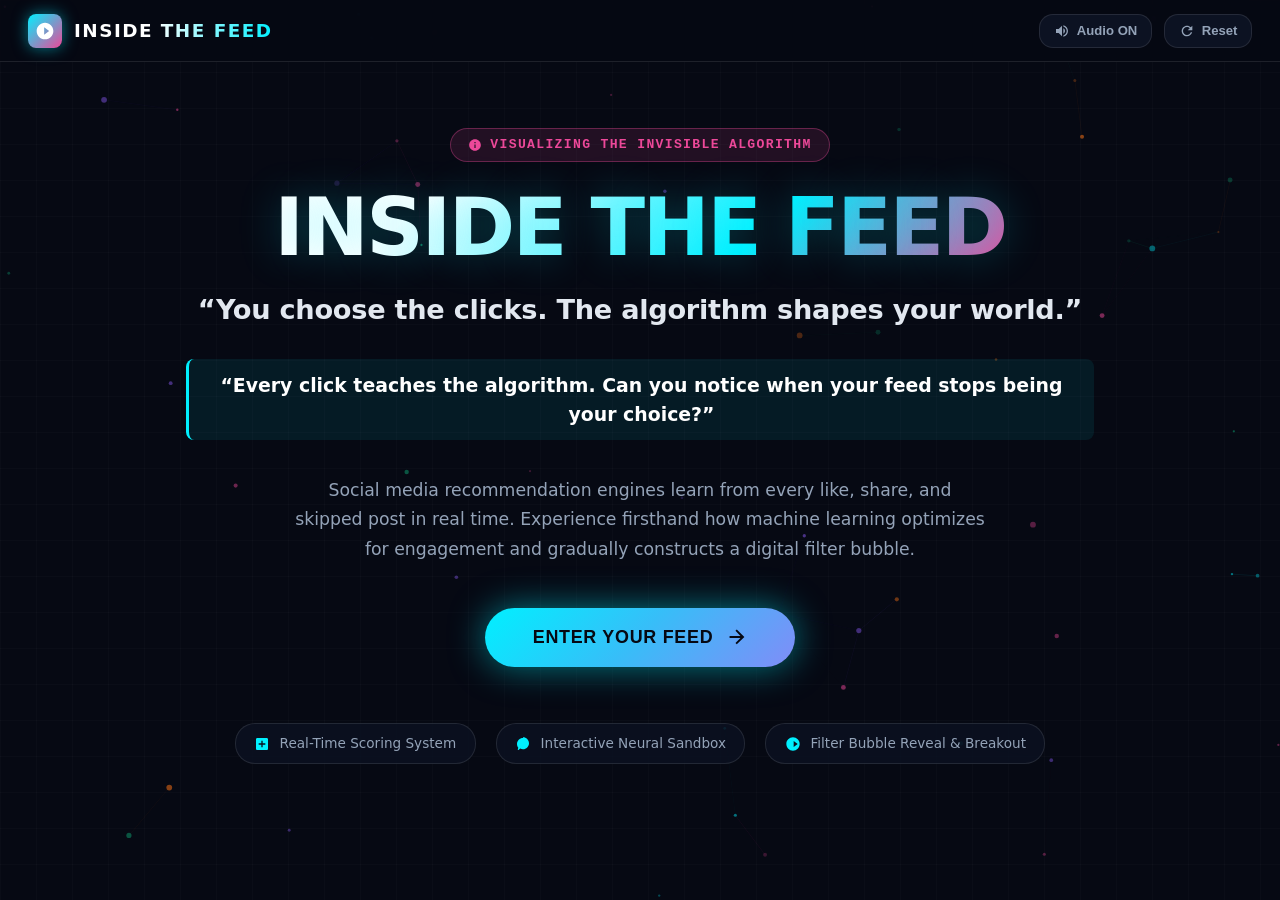
<file: index.html>
<!DOCTYPE html>
<html lang="en">
<head>
  <meta charset="UTF-8">
  <meta name="viewport" content="width=device-width, initial-scale=1.0">
  <title>INSIDE THE FEED | You choose the clicks. The algorithm shapes your world.</title>
  <meta name="description" content="Visualizing the Invisible: An interactive real-time simulation of recommendation algorithms, neural reinforcement loops, and filter bubble formation.">
  <link rel="icon" type="image/svg+xml" href="./favicon.svg">
  <link rel="icon" type="image/svg+xml" href="data:image/svg+xml,%3Csvg xmlns='http://www.w3.org/2000/svg' viewBox='0 0 64 64'%3E%3Cdefs%3E%3ClinearGradient id='g' x1='0%25' y1='0%25' x2='100%25' y2='100%25'%3E%3Cstop offset='0%25' stop-color='%2300f0ff'/%3E%3Cstop offset='50%25' stop-color='%238b5cf6'/%3E%3Cstop offset='100%25' stop-color='%23ec4899'/%3E%3C/linearGradient%3E%3C/defs%3E%3Crect width='64' height='64' rx='16' fill='%23060913'/%3E%3Ccircle cx='32' cy='32' r='24' fill='none' stroke='url(%23g)' stroke-width='3'/%3E%3Ccircle cx='32' cy='32' r='8' fill='%2300f0ff'/%3E%3Ccircle cx='32' cy='8' r='3.5' fill='%2300f0ff'/%3E%3Ccircle cx='53' cy='20' r='3.5' fill='%238b5cf6'/%3E%3Ccircle cx='53' cy='44' r='3.5' fill='%23ec4899'/%3E%3Ccircle cx='32' cy='56' r='3.5' fill='%23f97316'/%3E%3Ccircle cx='11' cy='44' r='3.5' fill='%2310b981'/%3E%3Ccircle cx='11' cy='20' r='3.5' fill='%23eab308'/%3E%3C/svg%3E">
  <meta name="theme-color" content="#060913">
  <style>
    /* ==========================================================================
       INSIDE THE FEED — MODERN CYBERNETIC DESIGN SYSTEM
       ========================================================================== */
    :root {
      --bg-dark: #060913;
      --bg-surface: #0c1222;
      --bg-surface-elevated: #131d38;
      --bg-glass: rgba(12, 18, 34, 0.82);
      --bg-glass-card: rgba(19, 29, 56, 0.78);
      --border-glass: rgba(255, 255, 255, 0.1);
      --border-glass-bright: rgba(0, 240, 255, 0.35);

      --color-tech: #00f0ff;
      --color-tech-glow: rgba(0, 240, 255, 0.45);
      --color-env: #10b981;
      --color-env-glow: rgba(16, 185, 129, 0.45);
      --color-fit: #f97316;
      --color-fit-glow: rgba(249, 115, 22, 0.45);
      --color-travel: #8b5cf6;
      --color-travel-glow: rgba(139, 92, 246, 0.45);
      --color-ent: #ec4899;
      --color-ent-glow: rgba(236, 72, 153, 0.45);
      --color-fin: #eab308;
      --color-fin-glow: rgba(234, 179, 8, 0.45);

      --color-like: #f43f5e;
      --color-share: #3b82f6;
      --color-skip: #64748b;

      --text-primary: #f8fafc;
      --text-secondary: #94a3b8;
      --text-muted: #64748b;

      --font-sans: system-ui, -apple-system, BlinkMacSystemFont, 'Segoe UI', Roboto, Oxygen, Ubuntu, Cantarell, 'Open Sans', 'Helvetica Neue', sans-serif;
      --font-mono: ui-monospace, SFMono-Regular, Menlo, Monaco, Consolas, "Liberation Mono", "Courier New", monospace;
      
      --radius-sm: 8px;
      --radius-md: 14px;
      --radius-lg: 20px;
      --radius-full: 9999px;

      --shadow-subtle: 0 4px 20px rgba(0, 0, 0, 0.5);
      --shadow-neon-cyan: 0 0 30px rgba(0, 240, 255, 0.35);
      --shadow-neon-magenta: 0 0 30px rgba(236, 72, 153, 0.35);
      
      --transition-smooth: all 0.3s cubic-bezier(0.16, 1, 0.3, 1);
      --transition-spring: all 0.45s cubic-bezier(0.34, 1.56, 0.64, 1);
    }

    *, *::before, *::after {
      box-sizing: border-box;
      margin: 0;
      padding: 0;
    }

    html, body {
      width: 100%;
      min-height: 100vh;
      background-color: var(--bg-dark);
      color: var(--text-primary);
      font-family: var(--font-sans);
      line-height: 1.5;
      overflow-x: hidden;
      -webkit-font-smoothing: antialiased;
    }

    #bg-canvas {
      position: fixed;
      top: 0;
      left: 0;
      width: 100vw;
      height: 100vh;
      pointer-events: none;
      z-index: 0;
      opacity: 0.8;
    }

    .grid-overlay {
      position: fixed;
      inset: 0;
      background-image: 
        linear-gradient(rgba(255, 255, 255, 0.02) 1px, transparent 1px),
        linear-gradient(90deg, rgba(255, 255, 255, 0.02) 1px, transparent 1px);
      background-size: 36px 36px;
      pointer-events: none;
      z-index: 1;
    }

    :focus-visible {
      outline: 2px solid var(--color-tech);
      outline-offset: 3px;
      box-shadow: var(--shadow-neon-cyan);
    }

    @media (prefers-reduced-motion: reduce) {
      *, *::before, *::after {
        animation-duration: 0.01ms !important;
        animation-iteration-count: 1 !important;
        transition-duration: 0.01ms !important;
        scroll-behavior: auto !important;
      }
    }

    /* Top Navigation Bar */
    header.app-header {
      position: sticky;
      top: 0;
      z-index: 50;
      display: flex;
      align-items: center;
      justify-content: space-between;
      padding: 0.85rem 1.75rem;
      background: rgba(6, 9, 19, 0.88);
      backdrop-filter: blur(16px);
      -webkit-backdrop-filter: blur(16px);
      border-bottom: 1px solid var(--border-glass);
    }

    .brand-group {
      display: flex;
      align-items: center;
      gap: 0.75rem;
    }

    .brand-icon {
      width: 34px;
      height: 34px;
      border-radius: var(--radius-sm);
      background: linear-gradient(135deg, var(--color-tech), var(--color-ent));
      display: flex;
      align-items: center;
      justify-content: center;
      box-shadow: 0 0 15px rgba(0, 240, 255, 0.5);
    }

    .brand-icon svg {
      width: 20px;
      height: 20px;
      fill: #fff;
    }

    .brand-title {
      font-size: 1.15rem;
      font-weight: 800;
      letter-spacing: 0.08em;
      text-transform: uppercase;
      background: linear-gradient(90deg, #ffffff 40%, #00f0ff 100%);
      -webkit-background-clip: text;
      -webkit-text-fill-color: transparent;
    }

    .stage-badge {
      display: inline-flex;
      align-items: center;
      gap: 0.5rem;
      padding: 0.35rem 0.95rem;
      border-radius: var(--radius-full);
      background: rgba(0, 240, 255, 0.1);
      border: 1px solid rgba(0, 240, 255, 0.3);
      font-size: 0.78rem;
      font-family: var(--font-mono);
      font-weight: 600;
      color: var(--color-tech);
      text-transform: uppercase;
      letter-spacing: 0.05em;
    }

    .stage-badge .pulse-dot {
      width: 8px;
      height: 8px;
      border-radius: 50%;
      background: var(--color-tech);
      box-shadow: 0 0 8px var(--color-tech);
      animation: pulseAnim 1.8s infinite;
    }

    @keyframes pulseAnim {
      0%, 100% { opacity: 1; transform: scale(1); }
      50% { opacity: 0.4; transform: scale(0.7); }
    }

    .nav-actions {
      display: flex;
      align-items: center;
      gap: 0.75rem;
    }

    .icon-btn {
      background: var(--bg-surface);
      border: 1px solid var(--border-glass);
      color: var(--text-secondary);
      border-radius: var(--radius-md);
      padding: 0.5rem 0.85rem;
      font-size: 0.82rem;
      font-weight: 600;
      cursor: pointer;
      display: inline-flex;
      align-items: center;
      gap: 0.45rem;
      transition: var(--transition-smooth);
    }

    .icon-btn:hover {
      color: var(--text-primary);
      border-color: rgba(255, 255, 255, 0.25);
      background: var(--bg-surface-elevated);
    }

    /* Screen Views Management */
    main.app-container {
      position: relative;
      z-index: 10;
      max-width: 1560px;
      margin: 0 auto;
      padding: 1.5rem 1.25rem 3rem 1.25rem;
      min-height: calc(100vh - 65px);
    }

    .screen-view {
      display: none;
      opacity: 0;
      transform: translateY(12px);
      transition: opacity 0.4s ease, transform 0.4s ease;
    }

    .screen-view.active {
      display: block;
      opacity: 1;
      transform: translateY(0);
    }

    /* ==========================================================================
       1. INTRO SCREEN
       ========================================================================== */
    .intro-hero {
      min-height: 80vh;
      display: flex;
      flex-direction: column;
      align-items: center;
      justify-content: center;
      text-align: center;
      padding: 2rem 1rem;
      max-width: 940px;
      margin: 0 auto;
    }

    .hero-eyebrow {
      display: inline-flex;
      align-items: center;
      gap: 0.5rem;
      padding: 0.4rem 1.1rem;
      border-radius: var(--radius-full);
      background: rgba(236, 72, 153, 0.12);
      border: 1px solid rgba(236, 72, 153, 0.35);
      color: var(--color-ent);
      font-family: var(--font-mono);
      font-size: 0.82rem;
      font-weight: 700;
      letter-spacing: 0.1em;
      text-transform: uppercase;
      margin-bottom: 1.5rem;
    }

    .hero-title {
      font-size: clamp(2.8rem, 7.5vw, 5rem);
      font-weight: 900;
      line-height: 1.05;
      letter-spacing: -0.03em;
      margin-bottom: 1.25rem;
      text-transform: uppercase;
      background: linear-gradient(135deg, #ffffff 20%, #00f0ff 65%, #ec4899 100%);
      -webkit-background-clip: text;
      -webkit-text-fill-color: transparent;
      text-shadow: 0 0 40px rgba(0, 240, 255, 0.25);
    }

    .hero-subtitle {
      font-size: clamp(1.25rem, 2.5vw, 1.7rem);
      font-weight: 600;
      color: #e2e8f0;
      margin-bottom: 1.75rem;
      letter-spacing: -0.01em;
    }

    .hero-tagline {
      font-size: 1.08rem;
      color: var(--text-secondary);
      max-width: 690px;
      margin-bottom: 2.75rem;
      line-height: 1.7;
    }

    .hero-quote-highlight {
      font-size: 1.18rem;
      font-weight: 700;
      color: #fff;
      background: rgba(0, 240, 255, 0.08);
      border-left: 3px solid var(--color-tech);
      padding: 0.75rem 1.25rem;
      border-radius: var(--radius-sm);
      margin-bottom: 2.25rem;
      text-align: center;
    }

    .btn-glow-primary {
      position: relative;
      display: inline-flex;
      align-items: center;
      justify-content: center;
      gap: 0.75rem;
      padding: 1.15rem 3rem;
      font-size: 1.12rem;
      font-weight: 800;
      letter-spacing: 0.04em;
      text-transform: uppercase;
      color: #060913;
      background: linear-gradient(135deg, #00f0ff 0%, #38bdf8 50%, #818cf8 100%);
      border: none;
      border-radius: var(--radius-full);
      cursor: pointer;
      box-shadow: 0 0 35px rgba(0, 240, 255, 0.5), 0 4px 15px rgba(0, 0, 0, 0.4);
      transition: var(--transition-spring);
    }

    .btn-glow-primary:hover {
      transform: translateY(-3px) scale(1.03);
      box-shadow: 0 0 55px rgba(0, 240, 255, 0.8), 0 8px 25px rgba(0, 0, 0, 0.5);
    }

    .btn-glow-primary:active {
      transform: translateY(1px) scale(0.98);
    }

    .intro-feature-pills {
      display: flex;
      flex-wrap: wrap;
      justify-content: center;
      gap: 1.25rem;
      margin-top: 3.5rem;
    }

    .feature-pill {
      display: flex;
      align-items: center;
      gap: 0.6rem;
      padding: 0.6rem 1.15rem;
      background: var(--bg-glass);
      border: 1px solid var(--border-glass);
      border-radius: var(--radius-lg);
      font-size: 0.85rem;
      color: var(--text-secondary);
    }

    .feature-pill svg {
      width: 16px;
      height: 16px;
      fill: var(--color-tech);
    }

    /* ==========================================================================
       2. INITIAL INTEREST SELECTION
       ========================================================================== */
    .selection-container {
      max-width: 980px;
      margin: 2rem auto;
      text-align: center;
    }

    .selection-header h2 {
      font-size: 2.3rem;
      font-weight: 800;
      margin-bottom: 0.6rem;
      letter-spacing: -0.02em;
    }

    .selection-header p {
      color: var(--text-secondary);
      font-size: 1.08rem;
      margin-bottom: 2.2rem;
    }

    .topics-grid {
      display: grid;
      grid-template-columns: repeat(auto-fit, minmax(280px, 1fr));
      gap: 1.25rem;
      margin-bottom: 2.5rem;
    }

    .topic-card {
      position: relative;
      background: var(--bg-glass-card);
      border: 2px solid var(--border-glass);
      border-radius: var(--radius-lg);
      padding: 1.6rem 1.35rem;
      cursor: pointer;
      text-align: left;
      transition: var(--transition-spring);
      backdrop-filter: blur(12px);
      user-select: none;
      display: flex;
      flex-direction: column;
      gap: 0.85rem;
    }

    .topic-card:hover {
      transform: translateY(-4px);
      border-color: rgba(255, 255, 255, 0.3);
      background: var(--bg-surface-elevated);
    }

    .topic-card.selected {
      border-color: var(--topic-accent, var(--color-tech));
      box-shadow: 0 0 32px var(--topic-glow, var(--color-tech-glow)), inset 0 0 15px var(--topic-glow, var(--color-tech-glow));
      background: rgba(19, 29, 56, 0.95);
      transform: translateY(-4px) scale(1.02);
    }

    .topic-icon-wrap {
      width: 50px;
      height: 50px;
      border-radius: var(--radius-md);
      display: flex;
      align-items: center;
      justify-content: center;
      background: rgba(255, 255, 255, 0.06);
      color: var(--topic-accent, #fff);
      transition: var(--transition-smooth);
    }

    .topic-card.selected .topic-icon-wrap {
      background: var(--topic-accent);
      color: #060913;
    }

    .topic-icon-wrap svg {
      width: 28px;
      height: 28px;
      fill: currentColor;
    }

    .topic-card-title {
      font-size: 1.25rem;
      font-weight: 700;
      color: var(--text-primary);
    }

    .topic-card-desc {
      font-size: 0.88rem;
      color: var(--text-secondary);
      line-height: 1.5;
    }

    .selection-check {
      position: absolute;
      top: 1.1rem;
      right: 1.1rem;
      width: 24px;
      height: 24px;
      border-radius: 50%;
      border: 2px solid var(--border-glass);
      display: flex;
      align-items: center;
      justify-content: center;
      transition: var(--transition-smooth);
    }

    .topic-card.selected .selection-check {
      background: var(--topic-accent);
      border-color: var(--topic-accent);
    }

    .selection-check svg {
      width: 14px;
      height: 14px;
      fill: #060913;
      opacity: 0;
      transform: scale(0.5);
      transition: var(--transition-smooth);
    }

    .topic-card.selected .selection-check svg {
      opacity: 1;
      transform: scale(1);
    }

    .selection-footer {
      display: flex;
      flex-direction: column;
      align-items: center;
      gap: 1rem;
    }

    .selection-count-indicator {
      font-family: var(--font-mono);
      font-size: 0.95rem;
      color: var(--text-secondary);
      font-weight: 600;
    }

    .selection-count-indicator span {
      color: var(--color-tech);
      font-weight: 800;
    }

    /* ==========================================================================
       3 & 4 & 5 & 6. INTERACTIVE SIMULATION DASHBOARD (3 COLUMNS)
       ========================================================================== */
    .dashboard-layout {
      display: grid;
      grid-template-columns: 360px 1fr 340px;
      gap: 1.5rem;
      align-items: start;
      margin-top: 0.5rem;
    }

    @media (max-width: 1240px) {
      .dashboard-layout {
        grid-template-columns: 1fr 1fr;
      }
      .panel-feed-col {
        grid-column: 1 / -1;
        order: -1;
      }
    }

    @media (max-width: 768px) {
      .dashboard-layout {
        grid-template-columns: 1fr;
      }
    }

    .glass-panel {
      background: var(--bg-glass);
      border: 1px solid var(--border-glass);
      border-radius: var(--radius-lg);
      padding: 1.35rem;
      backdrop-filter: blur(16px);
      box-shadow: var(--shadow-subtle);
    }

    .panel-header {
      display: flex;
      align-items: center;
      justify-content: space-between;
      margin-bottom: 1rem;
      padding-bottom: 0.75rem;
      border-bottom: 1px solid rgba(255, 255, 255, 0.08);
    }

    .panel-title-group {
      display: flex;
      align-items: center;
      gap: 0.55rem;
    }

    .panel-title-group svg {
      width: 20px;
      height: 20px;
      fill: var(--color-tech);
    }

    .panel-title {
      font-size: 0.95rem;
      font-weight: 700;
      text-transform: uppercase;
      letter-spacing: 0.08em;
      color: var(--text-primary);
    }

    /* ==========================================================================
       LEFT: SUPER-INTERACTIVE ALGORITHM MIND WITH TABS & LAB
       ========================================================================== */
    .algo-tabs-nav {
      display: flex;
      gap: 0.35rem;
      background: rgba(0, 0, 0, 0.35);
      padding: 0.3rem;
      border-radius: var(--radius-md);
      margin-bottom: 1rem;
      border: 1px solid rgba(255, 255, 255, 0.06);
    }

    .algo-tab-btn {
      flex: 1;
      background: transparent;
      border: none;
      color: var(--text-secondary);
      font-size: 0.76rem;
      font-weight: 700;
      padding: 0.45rem 0.25rem;
      border-radius: var(--radius-sm);
      cursor: pointer;
      display: flex;
      align-items: center;
      justify-content: center;
      gap: 0.35rem;
      transition: var(--transition-smooth);
      font-family: var(--font-mono);
      text-transform: uppercase;
    }

    .algo-tab-btn:hover {
      color: #fff;
      background: rgba(255, 255, 255, 0.05);
    }

    .algo-tab-btn.active {
      background: var(--color-tech);
      color: #060913;
      box-shadow: 0 0 12px rgba(0, 240, 255, 0.4);
    }

    .algo-tab-content {
      display: none;
    }

    .algo-tab-content.active {
      display: block;
      animation: fadeInTab 0.3s ease;
    }

    @keyframes fadeInTab {
      from { opacity: 0; transform: translateY(4px); }
      to { opacity: 1; transform: translateY(0); }
    }

    .algo-viz-box {
      position: relative;
      width: 100%;
      height: 270px;
      background: rgba(6, 9, 19, 0.75);
      border-radius: var(--radius-md);
      overflow: hidden;
      border: 1px solid rgba(255, 255, 255, 0.06);
      margin-bottom: 0.75rem;
      cursor: grab;
    }

    .algo-viz-box:active {
      cursor: grabbing;
    }

    #neural-canvas {
      width: 100%;
      height: 100%;
      display: block;
    }

    .canvas-hint-bar {
      display: flex;
      align-items: center;
      justify-content: space-between;
      font-size: 0.72rem;
      color: var(--text-muted);
      font-family: var(--font-mono);
      margin-bottom: 0.85rem;
      padding: 0 0.25rem;
    }

    /* Embedded Topic Inspector Card in Algorithm Mind */
    .node-inspector-card {
      background: rgba(19, 29, 56, 0.95);
      border: 1px solid var(--border-glass-bright);
      border-radius: var(--radius-md);
      padding: 0.85rem 1rem;
      margin-bottom: 1rem;
      box-shadow: 0 4px 15px rgba(0, 0, 0, 0.5);
      transition: var(--transition-smooth);
    }

    .inspector-head {
      display: flex;
      align-items: center;
      justify-content: space-between;
      margin-bottom: 0.5rem;
    }

    .inspector-title {
      font-size: 0.88rem;
      font-weight: 800;
      display: flex;
      align-items: center;
      gap: 0.5rem;
    }

    .inspector-actions {
      display: flex;
      gap: 0.4rem;
      margin-top: 0.6rem;
    }

    .mini-action-btn {
      flex: 1;
      padding: 0.35rem 0.5rem;
      font-size: 0.72rem;
      font-weight: 700;
      border-radius: var(--radius-sm);
      cursor: pointer;
      border: 1px solid var(--border-glass);
      background: rgba(255, 255, 255, 0.06);
      color: #fff;
      display: inline-flex;
      align-items: center;
      justify-content: center;
      gap: 0.25rem;
      transition: var(--transition-smooth);
    }

    .mini-action-btn:hover {
      background: rgba(255, 255, 255, 0.15);
      border-color: #fff;
      transform: translateY(-1px);
    }

    .mini-action-btn.btn-boost:hover {
      background: rgba(16, 185, 129, 0.25);
      border-color: #10b981;
      color: #34d399;
    }

    .mini-action-btn.btn-suppress:hover {
      background: rgba(244, 63, 94, 0.25);
      border-color: #f43f5e;
      color: #ff6b8b;
    }

    .mini-action-btn.btn-force:hover {
      background: rgba(0, 240, 255, 0.25);
      border-color: #00f0ff;
      color: #00f0ff;
    }

    /* Manual Override Lab Tab */
    .lab-sliders-list {
      display: flex;
      flex-direction: column;
      gap: 0.85rem;
      margin-bottom: 1rem;
    }

    .lab-slider-row {
      background: rgba(6, 9, 19, 0.5);
      border: 1px solid rgba(255, 255, 255, 0.05);
      border-radius: var(--radius-sm);
      padding: 0.65rem 0.85rem;
    }

    .lab-slider-meta {
      display: flex;
      justify-content: space-between;
      font-size: 0.8rem;
      margin-bottom: 0.35rem;
    }

    .custom-range-slider {
      width: 100%;
      height: 6px;
      border-radius: 99px;
      appearance: none;
      -webkit-appearance: none;
      background: rgba(255, 255, 255, 0.1);
      outline: none;
      cursor: pointer;
    }

    .custom-range-slider::-webkit-slider-thumb {
      appearance: none;
      -webkit-appearance: none;
      width: 16px;
      height: 16px;
      border-radius: 50%;
      background: var(--slider-color, #00f0ff);
      cursor: pointer;
      box-shadow: 0 0 10px var(--slider-color, #00f0ff);
      transition: transform 0.15s ease;
    }

    .custom-range-slider::-webkit-slider-thumb:hover {
      transform: scale(1.25);
    }

    .lab-presets-group {
      display: grid;
      grid-template-columns: 1fr 1fr;
      gap: 0.5rem;
      margin-bottom: 1rem;
    }

    .preset-chip-btn {
      padding: 0.5rem 0.6rem;
      border-radius: var(--radius-sm);
      border: 1px solid rgba(255, 255, 255, 0.1);
      background: rgba(255, 255, 255, 0.04);
      color: var(--text-secondary);
      font-size: 0.74rem;
      font-weight: 700;
      cursor: pointer;
      transition: var(--transition-smooth);
      text-align: center;
    }

    .preset-chip-btn:hover {
      background: rgba(0, 240, 255, 0.12);
      border-color: var(--color-tech);
      color: #fff;
    }

    /* Narrative Stream Box */
    .narrative-stream-box {
      background: rgba(0, 0, 0, 0.4);
      border: 1px solid rgba(0, 240, 255, 0.25);
      border-left: 4px solid var(--color-tech);
      border-radius: var(--radius-sm);
      padding: 0.85rem;
      margin-bottom: 1rem;
      min-height: 75px;
    }

    .narrative-label {
      font-size: 0.72rem;
      font-family: var(--font-mono);
      font-weight: 700;
      color: var(--color-tech);
      text-transform: uppercase;
      letter-spacing: 0.06em;
      margin-bottom: 0.3rem;
      display: flex;
      align-items: center;
      gap: 0.4rem;
    }

    .narrative-text {
      font-size: 0.82rem;
      color: #e2e8f0;
      line-height: 1.45;
      transition: opacity 0.2s ease;
    }

    .topic-weights-list {
      display: flex;
      flex-direction: column;
      gap: 0.65rem;
    }

    .topic-weight-row {
      display: flex;
      flex-direction: column;
      gap: 0.25rem;
      font-size: 0.82rem;
      cursor: pointer;
      padding: 0.25rem;
      border-radius: var(--radius-sm);
      transition: var(--transition-smooth);
    }

    .topic-weight-row:hover {
      background: rgba(255, 255, 255, 0.04);
    }

    .topic-weight-meta {
      display: flex;
      justify-content: space-between;
      align-items: center;
    }

    .topic-weight-label {
      display: flex;
      align-items: center;
      gap: 0.5rem;
      font-weight: 600;
      color: var(--text-primary);
    }

    .topic-dot {
      width: 9px;
      height: 9px;
      border-radius: 50%;
      background: var(--topic-color, #fff);
      box-shadow: 0 0 6px var(--topic-color, #fff);
    }

    .topic-weight-pct {
      font-family: var(--font-mono);
      font-size: 0.8rem;
      color: var(--text-secondary);
      font-weight: 700;
    }

    .weight-progress-track {
      width: 100%;
      height: 7px;
      background: rgba(255, 255, 255, 0.08);
      border-radius: var(--radius-full);
      overflow: hidden;
    }

    .weight-progress-fill {
      height: 100%;
      background: var(--topic-color, var(--color-tech));
      border-radius: var(--radius-full);
      transition: width 0.4s cubic-bezier(0.16, 1, 0.3, 1);
      box-shadow: 0 0 10px var(--topic-color, var(--color-tech));
    }

    /* ==========================================================================
       CENTER: MAIN FEED STREAM
       ========================================================================== */
    .panel-feed-col {
      display: flex;
      flex-direction: column;
      gap: 1rem;
      max-width: 640px;
      margin: 0 auto;
      width: 100%;
    }

    .feed-status-bar {
      display: flex;
      align-items: center;
      justify-content: space-between;
      padding: 0.8rem 1.25rem;
      background: var(--bg-glass-card);
      border: 1px solid var(--border-glass);
      border-radius: var(--radius-md);
      font-size: 0.88rem;
    }

    .stage-tracker-title {
      font-weight: 700;
      color: var(--text-primary);
      display: flex;
      align-items: center;
      gap: 0.5rem;
    }

    .interaction-count-badge {
      font-family: var(--font-mono);
      font-size: 0.82rem;
      color: var(--color-tech);
      background: rgba(0, 240, 255, 0.12);
      padding: 0.25rem 0.7rem;
      border-radius: var(--radius-full);
      border: 1px solid rgba(0, 240, 255, 0.3);
      font-weight: 700;
    }

    .feed-card-wrapper {
      position: relative;
      min-height: 520px;
      display: flex;
      justify-content: center;
    }

    .post-card {
      width: 100%;
      background: var(--bg-surface);
      border: 1px solid rgba(255, 255, 255, 0.12);
      border-radius: var(--radius-lg);
      padding: 1.5rem;
      box-shadow: 0 12px 35px rgba(0, 0, 0, 0.6);
      transition: var(--transition-smooth);
      position: relative;
      overflow: hidden;
    }

    .post-card::before {
      content: "";
      position: absolute;
      top: 0;
      left: 0;
      right: 0;
      height: 4px;
      background: var(--card-topic-color, var(--color-tech));
      box-shadow: 0 0 16px var(--card-topic-color, var(--color-tech));
    }

    .post-author-row {
      display: flex;
      align-items: center;
      justify-content: space-between;
      margin-bottom: 1.1rem;
    }

    .author-info {
      display: flex;
      align-items: center;
      gap: 0.85rem;
    }

    .author-avatar {
      width: 46px;
      height: 46px;
      border-radius: 50%;
      display: flex;
      align-items: center;
      justify-content: center;
      font-weight: 800;
      font-size: 1.05rem;
      color: #060913;
      background: linear-gradient(135deg, #ffffff, #94a3b8);
      border: 2px solid rgba(255, 255, 255, 0.25);
    }

    .author-names {
      display: flex;
      flex-direction: column;
    }

    .author-display-name {
      font-size: 0.98rem;
      font-weight: 700;
      color: var(--text-primary);
    }

    .author-handle {
      font-size: 0.8rem;
      color: var(--text-muted);
      font-family: var(--font-mono);
    }

    .post-topic-tag {
      padding: 0.3rem 0.85rem;
      border-radius: var(--radius-full);
      font-size: 0.74rem;
      font-weight: 800;
      text-transform: uppercase;
      letter-spacing: 0.05em;
      background: var(--card-topic-glow, rgba(0, 240, 255, 0.15));
      color: var(--card-topic-color, var(--color-tech));
      border: 1px solid var(--card-topic-color, var(--color-tech));
    }

    .post-text-content {
      font-size: 1.05rem;
      color: #f1f5f9;
      line-height: 1.6;
      margin-bottom: 1.35rem;
    }

    .post-visual-box {
      width: 100%;
      height: 220px;
      border-radius: var(--radius-md);
      overflow: hidden;
      margin-bottom: 1.35rem;
      background: #090e1d;
      border: 1px solid rgba(255, 255, 255, 0.08);
      display: flex;
      align-items: center;
      justify-content: center;
      position: relative;
    }

    .post-visual-box svg {
      width: 100%;
      height: 100%;
      display: block;
    }

    .post-action-row {
      display: grid;
      grid-template-columns: 1fr 1fr 1fr;
      gap: 0.85rem;
      padding-top: 0.85rem;
      border-top: 1px solid rgba(255, 255, 255, 0.08);
    }

    .feed-btn {
      display: inline-flex;
      align-items: center;
      justify-content: center;
      gap: 0.55rem;
      padding: 0.8rem 0.5rem;
      border-radius: var(--radius-md);
      font-size: 0.88rem;
      font-weight: 700;
      cursor: pointer;
      border: 1px solid var(--border-glass);
      background: var(--bg-glass-card);
      color: var(--text-primary);
      transition: var(--transition-smooth);
    }

    .feed-btn svg {
      width: 19px;
      height: 19px;
      fill: currentColor;
    }

    .btn-like:hover {
      background: rgba(244, 63, 94, 0.18);
      border-color: var(--color-like);
      color: #ff6b8b;
      box-shadow: 0 0 20px rgba(244, 63, 94, 0.35);
      transform: translateY(-2px);
    }

    .btn-share:hover {
      background: rgba(59, 130, 246, 0.18);
      border-color: var(--color-share);
      color: #60a5fa;
      box-shadow: 0 0 20px rgba(59, 130, 246, 0.35);
      transform: translateY(-2px);
    }

    .btn-skip:hover {
      background: rgba(100, 116, 139, 0.22);
      border-color: var(--color-skip);
      color: #cbd5e1;
      transform: translateY(-2px);
    }

    .flying-packet {
      position: fixed;
      pointer-events: none;
      z-index: 999;
      width: 18px;
      height: 18px;
      border-radius: 50%;
      box-shadow: 0 0 20px currentColor;
      transition: transform 0.65s cubic-bezier(0.16, 1, 0.3, 1), opacity 0.65s ease;
    }

    /* ==========================================================================
       RIGHT: LIVE METRICS & TELEMETRY
       ========================================================================== */
    .metrics-stack {
      display: flex;
      flex-direction: column;
      gap: 1.15rem;
    }

    .metric-card {
      background: rgba(6, 9, 19, 0.6);
      border: 1px solid rgba(255, 255, 255, 0.08);
      border-radius: var(--radius-md);
      padding: 1.05rem;
    }

    .metric-head {
      display: flex;
      justify-content: space-between;
      align-items: center;
      margin-bottom: 0.55rem;
    }

    .metric-name {
      font-size: 0.82rem;
      font-weight: 700;
      color: var(--text-secondary);
      text-transform: uppercase;
      letter-spacing: 0.05em;
    }

    .metric-val {
      font-family: var(--font-mono);
      font-size: 1.08rem;
      font-weight: 800;
      color: var(--text-primary);
    }

    .risk-badge {
      display: inline-flex;
      align-items: center;
      gap: 0.4rem;
      padding: 0.28rem 0.75rem;
      border-radius: var(--radius-full);
      font-size: 0.78rem;
      font-weight: 800;
      letter-spacing: 0.05em;
      text-transform: uppercase;
      font-family: var(--font-mono);
    }

    .risk-badge.risk-low {
      background: rgba(16, 185, 129, 0.15);
      color: #34d399;
      border: 1px solid #10b981;
    }

    .risk-badge.risk-moderate {
      background: rgba(234, 179, 8, 0.15);
      color: #facc15;
      border: 1px solid #eab308;
    }

    .risk-badge.risk-high {
      background: rgba(249, 115, 22, 0.18);
      color: #fb923c;
      border: 1px solid #f97316;
    }

    .risk-badge.risk-echo {
      background: rgba(239, 68, 68, 0.28);
      color: #f87171;
      border: 1px solid #ef4444;
      animation: echoFlashing 1.2s infinite alternate;
    }

    @keyframes echoFlashing {
      0% { box-shadow: 0 0 6px rgba(239, 68, 68, 0.4); }
      100% { box-shadow: 0 0 24px rgba(239, 68, 68, 0.95); }
    }

    .meter-bar-track {
      width: 100%;
      height: 8px;
      background: rgba(255, 255, 255, 0.08);
      border-radius: var(--radius-full);
      overflow: hidden;
      position: relative;
    }

    .meter-bar-fill {
      height: 100%;
      border-radius: var(--radius-full);
      transition: width 0.5s cubic-bezier(0.16, 1, 0.3, 1), background-color 0.4s ease;
    }

    .diversity-spectrum {
      display: flex;
      height: 11px;
      width: 100%;
      border-radius: var(--radius-full);
      overflow: hidden;
      background: rgba(255, 255, 255, 0.05);
      margin-top: 0.5rem;
    }

    .spectrum-segment {
      height: 100%;
      transition: width 0.45s ease;
    }

    .reveal-trigger-btn {
      width: 100%;
      padding: 0.9rem;
      border-radius: var(--radius-md);
      background: linear-gradient(135deg, rgba(236, 72, 153, 0.2), rgba(139, 92, 246, 0.2));
      border: 1px solid rgba(236, 72, 153, 0.5);
      color: #fff;
      font-weight: 700;
      font-size: 0.88rem;
      cursor: pointer;
      display: flex;
      align-items: center;
      justify-content: center;
      gap: 0.5rem;
      transition: var(--transition-smooth);
      margin-top: 0.5rem;
    }

    .reveal-trigger-btn:hover {
      background: linear-gradient(135deg, rgba(236, 72, 153, 0.4), rgba(139, 92, 246, 0.4));
      box-shadow: 0 0 25px rgba(236, 72, 153, 0.45);
      transform: translateY(-2px);
    }

    /* ==========================================================================
       8. FINAL REVEAL MODAL & COMPARISON SCREEN
       ========================================================================== */
    .reveal-container {
      max-width: 1120px;
      margin: 1rem auto;
      background: var(--bg-surface);
      border: 1px solid var(--border-glass-bright);
      border-radius: var(--radius-lg);
      padding: 2.75rem 2.25rem;
      box-shadow: 0 20px 60px rgba(0, 0, 0, 0.85), var(--shadow-neon-cyan);
      backdrop-filter: blur(20px);
      position: relative;
      overflow: hidden;
    }

    .reveal-container::before {
      content: "";
      position: absolute;
      top: -150px;
      right: -150px;
      width: 380px;
      height: 380px;
      border-radius: 50%;
      background: radial-gradient(circle, rgba(0, 240, 255, 0.2), transparent 70%);
      pointer-events: none;
    }

    .reveal-header {
      text-align: center;
      margin-bottom: 2.25rem;
    }

    .reveal-header h2 {
      font-size: clamp(2.2rem, 4.5vw, 3rem);
      font-weight: 900;
      letter-spacing: -0.02em;
      margin-bottom: 0.75rem;
      background: linear-gradient(135deg, #ffffff 35%, var(--color-tech) 100%);
      -webkit-background-clip: text;
      -webkit-text-fill-color: transparent;
    }

    .focal-quote-box {
      background: rgba(236, 72, 153, 0.12);
      border: 1px solid rgba(236, 72, 153, 0.45);
      border-radius: var(--radius-md);
      padding: 1.5rem 2rem;
      margin: 1.5rem auto 2.25rem auto;
      max-width: 820px;
      text-align: center;
    }

    .focal-quote-text {
      font-size: 1.45rem;
      font-weight: 900;
      color: #ffffff;
      letter-spacing: -0.01em;
      line-height: 1.4;
    }

    .focal-quote-sub {
      font-size: 0.95rem;
      color: #cbd5e1;
      margin-top: 0.6rem;
      line-height: 1.5;
    }

    .comparison-grid {
      display: grid;
      grid-template-columns: 1fr 1fr;
      gap: 1.75rem;
      margin-bottom: 2.5rem;
    }

    @media (max-width: 768px) {
      .comparison-grid {
        grid-template-columns: 1fr;
      }
    }

    .comparison-card {
      background: var(--bg-surface-elevated);
      border: 1px solid rgba(255, 255, 255, 0.08);
      border-radius: var(--radius-md);
      padding: 1.6rem;
      display: flex;
      flex-direction: column;
      gap: 1.1rem;
    }

    .comparison-card.card-after {
      border-color: rgba(236, 72, 153, 0.45);
      box-shadow: 0 0 30px rgba(236, 72, 153, 0.15);
    }

    .comp-title {
      font-size: 1.15rem;
      font-weight: 800;
      display: flex;
      align-items: center;
      justify-content: space-between;
    }

    .comp-distribution-bars {
      display: flex;
      flex-direction: column;
      gap: 0.75rem;
    }

    .comp-bar-item {
      display: flex;
      flex-direction: column;
      gap: 0.3rem;
    }

    .comp-bar-label-row {
      display: flex;
      justify-content: space-between;
      font-size: 0.85rem;
    }

    .comp-bar-fill {
      height: 8px;
      border-radius: var(--radius-full);
      background: var(--bar-color, var(--color-tech));
      transition: width 0.8s ease;
    }

    .insights-grid {
      display: grid;
      grid-template-columns: repeat(auto-fit, minmax(230px, 1fr));
      gap: 1.15rem;
      margin-bottom: 2.5rem;
    }

    .insight-box {
      background: rgba(0, 0, 0, 0.4);
      border: 1px solid rgba(255, 255, 255, 0.08);
      border-radius: var(--radius-md);
      padding: 1.15rem;
    }

    .insight-label {
      font-size: 0.76rem;
      color: var(--text-muted);
      text-transform: uppercase;
      font-family: var(--font-mono);
      margin-bottom: 0.4rem;
    }

    .insight-val {
      font-size: 1.18rem;
      font-weight: 800;
      color: var(--text-primary);
    }

    .insight-val.accent-vanished {
      color: #94a3b8;
      font-size: 0.98rem;
      font-weight: 600;
    }

    .reveal-actions {
      display: flex;
      flex-wrap: wrap;
      justify-content: center;
      gap: 1.25rem;
    }

    .btn-break-bubble {
      background: linear-gradient(135deg, #10b981 0%, #00f0ff 100%);
      color: #060913;
      font-weight: 800;
      font-size: 1.08rem;
      padding: 1.1rem 2.5rem;
      border: none;
      border-radius: var(--radius-full);
      cursor: pointer;
      display: inline-flex;
      align-items: center;
      gap: 0.7rem;
      box-shadow: 0 0 32px rgba(16, 185, 129, 0.5);
      transition: var(--transition-spring);
    }

    .btn-break-bubble:hover {
      transform: translateY(-3px) scale(1.03);
      box-shadow: 0 0 50px rgba(16, 185, 129, 0.8);
    }

    .btn-outline {
      background: transparent;
      border: 1px solid rgba(255, 255, 255, 0.25);
      color: #fff;
      font-weight: 700;
      font-size: 0.98rem;
      padding: 1.1rem 2rem;
      border-radius: var(--radius-full);
      cursor: pointer;
      transition: var(--transition-smooth);
    }

    .btn-outline:hover {
      background: rgba(255, 255, 255, 0.08);
      border-color: #fff;
    }

    .explainer-callout {
      margin-top: 2rem;
      padding: 1.35rem;
      background: rgba(0, 0, 0, 0.3);
      border-radius: var(--radius-md);
      font-size: 0.9rem;
      color: var(--text-secondary);
      line-height: 1.65;
      border-left: 4px solid var(--color-travel);
    }
  </style>
</head>
<body>

  <!-- Dynamic Particle Canvas & Grid -->
  <canvas id="bg-canvas" aria-hidden="true"></canvas>
  <div class="grid-overlay" aria-hidden="true"></div>

  <!-- Top Application Bar -->
  <header class="app-header">
    <div class="brand-group">
      <div class="brand-icon" aria-hidden="true">
        <svg viewBox="0 0 24 24">
          <path d="M12 2C6.48 2 2 6.48 2 12s4.48 10 10 10 10-4.48 10-10S17.52 2 12 2zm-1 14.5v-9l6 4.5-6 4.5z"/>
        </svg>
      </div>
      <div>
        <h1 class="brand-title">Inside The Feed</h1>
      </div>
    </div>

    <div id="header-stage-badge" class="stage-badge" style="display: none;" aria-live="polite">
      <span class="pulse-dot"></span>
      <span id="current-stage-name">Stage 1: Exploration</span>
    </div>

    <div class="nav-actions">
      <button id="sound-toggle-btn" class="icon-btn" aria-label="Toggle sound effects" title="Toggle audio synthesizer">
        <svg id="sound-icon-on" width="16" height="16" viewBox="0 0 24 24" fill="currentColor">
          <path d="M3 9v6h4l5 5V4L7 9H3zm13.5 3c0-1.77-1.02-3.29-2.5-4.03v8.05c1.48-.73 2.5-2.25 2.5-4.02zM14 3.23v2.06c2.89.86 5 3.54 5 6.71s-2.11 5.85-5 6.71v2.06c4.01-.91 7-4.49 7-8.77s-2.99-7.86-7-8.77z"/>
        </svg>
        <span id="sound-label">Audio ON</span>
      </button>
      <button id="reset-sim-btn" class="icon-btn" aria-label="Reset simulation" title="Reset and restart from scratch">
        <svg width="16" height="16" viewBox="0 0 24 24" fill="currentColor">
          <path d="M17.65 6.35C16.2 4.9 14.21 4 12 4c-4.42 0-7.99 3.58-7.99 8s3.57 8 7.99 8c3.73 0 6.84-2.55 7.73-6h-2.08c-.82 2.33-3.04 4-5.65 4-3.31 0-6-2.69-6-6s2.69-6 6-6c1.66 0 3.14.69 4.22 1.78L13 11h7V4l-2.35 2.35z"/>
        </svg>
        <span>Reset</span>
      </button>
    </div>
  </header>

  <!-- Main Container -->
  <main class="app-container">

    <!-- ==========================================================================
         SCREEN 1: INTRO SPLASH
         ========================================================================== -->
    <section id="screen-intro" class="screen-view active" aria-labelledby="intro-main-title">
      <div class="intro-hero">
        <div class="hero-eyebrow">
          <svg width="14" height="14" viewBox="0 0 24 24" fill="currentColor">
            <path d="M12 2C6.48 2 2 6.48 2 12s4.48 10 10 10 10-4.48 10-10S17.52 2 12 2zm1 15h-2v-6h2v6zm0-8h-2V7h2v2z"/>
          </svg>
          Visualizing the Invisible Algorithm
        </div>

        <h2 id="intro-main-title" class="hero-title">Inside The Feed</h2>
        <p class="hero-subtitle">“You choose the clicks. The algorithm shapes your world.”</p>

        <div class="hero-quote-highlight">
          “Every click teaches the algorithm. Can you notice when your feed stops being your choice?”
        </div>
        
        <p class="hero-tagline">
          Social media recommendation engines learn from every like, share, and skipped post in real time. Experience firsthand how machine learning optimizes for engagement and gradually constructs a digital filter bubble.
        </p>

        <button id="btn-enter-feed" class="btn-glow-primary" aria-label="Enter your feed simulation">
          <span>Enter Your Feed</span>
          <svg width="22" height="22" viewBox="0 0 24 24" fill="currentColor">
            <path d="M5 13h11.86l-5.43 5.43 1.42 1.42L21.14 12l-8.29-8.29-1.42 1.42L16.86 11H5v2z"/>
          </svg>
        </button>

        <div class="intro-feature-pills">
          <div class="feature-pill">
            <svg viewBox="0 0 24 24"><path d="M19 3H5c-1.1 0-2 .9-2 2v14c0 1.1.9 2 2 2h14c1.1 0 2-.9 2-2V5c0-1.1-.9-2-2-2zm-2 10h-4v4h-2v-4H7v-2h4V7h2v4h4v2z"/></svg>
            <span>Real-Time Scoring System</span>
          </div>
          <div class="feature-pill">
            <svg viewBox="0 0 24 24"><path d="M12 3c-4.97 0-9 4.03-9 9 0 2.12.74 4.07 1.97 5.61L4.35 19.4c-.39.39-.39 1.02 0 1.41.39.39 1.02.39 1.41 0l1.9-1.9C9.28 19.57 10.59 20 12 20c4.97 0 9-4.03 9-9s-4.03-9-9-9z"/></svg>
            <span>Interactive Neural Sandbox</span>
          </div>
          <div class="feature-pill">
            <svg viewBox="0 0 24 24"><path d="M12 2C6.48 2 2 6.48 2 12s4.48 10 10 10 10-4.48 10-10S17.52 2 12 2zm1 14.5v-9l6 4.5-6 4.5z"/></svg>
            <span>Filter Bubble Reveal & Breakout</span>
          </div>
        </div>
      </div>
    </section>


    <!-- ==========================================================================
         SCREEN 2: INITIAL INTEREST SELECTION
         ========================================================================== -->
    <section id="screen-selection" class="screen-view" aria-labelledby="selection-title">
      <div class="selection-container">
        <div class="selection-header">
          <h2 id="selection-title">Calibrate Your Initial Interests</h2>
          <p>Select any <strong>three (3)</strong> categories to initialize your baseline recommendation vector.</p>
        </div>

        <div class="topics-grid" role="group" aria-label="Topic Selection Cards">
          
          <!-- Technology -->
          <div class="topic-card" data-topic="tech" style="--topic-accent: var(--color-tech); --topic-glow: var(--color-tech-glow);" tabindex="0" role="checkbox" aria-checked="false">
            <div class="selection-check"><svg viewBox="0 0 24 24"><path d="M9 16.17L4.83 12l-1.42 1.41L9 19 21 7l-1.41-1.41z"/></svg></div>
            <div class="topic-icon-wrap">
              <svg viewBox="0 0 24 24"><path d="M20 18c1.1 0 1.99-.9 1.99-2L22 6c0-1.1-.9-2-2-2H4c-1.1 0-2 .9-2 2v10c0 1.1.9 2 2 2H0v2h24v-2h-4zM4 6h16v10H4V6z"/></svg>
            </div>
            <h3 class="topic-card-title">Technology</h3>
            <p class="topic-card-desc">Quantum computing, neural interfaces, robotics, and cybernetic architectures.</p>
          </div>

          <!-- Environment -->
          <div class="topic-card" data-topic="env" style="--topic-accent: var(--color-env); --topic-glow: var(--color-env-glow);" tabindex="0" role="checkbox" aria-checked="false">
            <div class="selection-check"><svg viewBox="0 0 24 24"><path d="M9 16.17L4.83 12l-1.42 1.41L9 19 21 7l-1.41-1.41z"/></svg></div>
            <div class="topic-icon-wrap">
              <svg viewBox="0 0 24 24"><path d="M12 2C6.48 2 2 6.48 2 12s4.48 10 10 10 10-4.48 10-10S17.52 2 12 2zm-1 17.93c-3.95-.49-7-3.85-7-7.93 0-.62.08-1.21.21-1.79L9 15v1c0 1.1.9 2 2 2v1.93zm6.9-2.54c-.26-.81-1-1.39-1.9-1.39h-1v-3c0-.55-.45-1-1-1H8v-2h2c.55 0 1-.45 1-1V7h2c1.1 0 2-.9 2-2v-.41c2.93 1.19 5 4.06 5 7.41 0 2.08-.8 3.97-2.1 5.4z"/></svg>
            </div>
            <h3 class="topic-card-title">Environment</h3>
            <p class="topic-card-desc">Renewable energy, ocean rewilding, ecological science, and climate resilience.</p>
          </div>

          <!-- Fitness -->
          <div class="topic-card" data-topic="fit" style="--topic-accent: var(--color-fit); --topic-glow: var(--color-fit-glow);" tabindex="0" role="checkbox" aria-checked="false">
            <div class="selection-check"><svg viewBox="0 0 24 24"><path d="M9 16.17L4.83 12l-1.42 1.41L9 19 21 7l-1.41-1.41z"/></svg></div>
            <div class="topic-icon-wrap">
              <svg viewBox="0 0 24 24"><path d="M20.57 14.86L22 13.43 20.57 12 17 15.57 8.43 7 12 3.43 10.57 2 9.14 3.43 7.71 2 5.57 4.14 4.14 2.71 2.71 4.14l1.43 1.43L2 7.71l1.43 1.43L2 10.57 3.43 12 7 8.43 15.57 17 12 20.57 13.43 22l1.43-1.43 1.43 1.43 2.14-2.14 1.43 1.43 1.43-1.43-1.43-1.43L22 16.29l-1.43-1.43z"/></svg>
            </div>
            <h3 class="topic-card-title">Fitness</h3>
            <p class="topic-card-desc">Longevity biohacking, peak athletic training, metabolic science, and nutrition.</p>
          </div>

          <!-- Travel -->
          <div class="topic-card" data-topic="travel" style="--topic-accent: var(--color-travel); --topic-glow: var(--color-travel-glow);" tabindex="0" role="checkbox" aria-checked="false">
            <div class="selection-check"><svg viewBox="0 0 24 24"><path d="M9 16.17L4.83 12l-1.42 1.41L9 19 21 7l-1.41-1.41z"/></svg></div>
            <div class="topic-icon-wrap">
              <svg viewBox="0 0 24 24"><path d="M21 16v-2l-8-5V3.5c0-.83-.67-1.5-1.5-1.5S10 2.67 10 3.5V9l-8 5v2l8-2.5V19l-2 1.5V22l3.5-1 3.5 1v-1.5L13 19v-5.5l8 2.5z"/>
            </div>
            <h3 class="topic-card-title">Travel</h3>
            <p class="topic-card-desc">Remote alpine explorations, ancient architectural wonders, and global frontiers.</p>
          </div>

          <!-- Entertainment -->
          <div class="topic-card" data-topic="ent" style="--topic-accent: var(--color-ent); --topic-glow: var(--color-ent-glow);" tabindex="0" role="checkbox" aria-checked="false">
            <div class="selection-check"><svg viewBox="0 0 24 24"><path d="M9 16.17L4.83 12l-1.42 1.41L9 19 21 7l-1.41-1.41z"/></svg></div>
            <div class="topic-icon-wrap">
              <svg viewBox="0 0 24 24"><path d="M12 3v10.55c-.59-.34-1.27-.55-2-.55-2.21 0-4 1.79-4 4s1.79 4 4 4 4-1.79 4-4V7h4V3h-6z"/></svg>
            </div>
            <h3 class="topic-card-title">Entertainment</h3>
            <p class="topic-card-desc">Immersive cinema, interactive voxel engines, synthwave soundscapes, and digital arts.</p>
          </div>

          <!-- Finance -->
          <div class="topic-card" data-topic="fin" style="--topic-accent: var(--color-fin); --topic-glow: var(--color-fin-glow);" tabindex="0" role="checkbox" aria-checked="false">
            <div class="selection-check"><svg viewBox="0 0 24 24"><path d="M9 16.17L4.83 12l-1.42 1.41L9 19 21 7l-1.41-1.41z"/></svg></div>
            <div class="topic-icon-wrap">
              <svg viewBox="0 0 24 24"><path d="M3.5 18.49l6-6.01 4 4L22 6.92l-1.41-1.41-7.09 7.97-4-4L2 16.99z"/></svg>
            </div>
            <h3 class="topic-card-title">Finance</h3>
            <p class="topic-card-desc">Global macro markets, algorithmic ventures, venture funding, and wealth architecture.</p>
          </div>

        </div>

        <div class="selection-footer">
          <div class="selection-count-indicator">
            Selected: <span id="selected-count-badge">0 / 3</span>
          </div>
          <button id="btn-start-feed" class="btn-glow-primary" disabled style="opacity: 0.5; pointer-events: none;" aria-label="Calibrate neural algorithm and begin feed">
            <span>Calibrate Algorithm & Launch</span>
            <svg width="22" height="22" viewBox="0 0 24 24" fill="currentColor"><path d="M5 13h11.86l-5.43 5.43 1.42 1.42L21.14 12l-8.29-8.29-1.42 1.42L16.86 11H5v2z"/></svg>
          </button>
        </div>
      </div>
    </section>


    <!-- ==========================================================================
         SCREEN 3: MAIN SIMULATION DASHBOARD (3 COLUMNS)
         ========================================================================== -->
    <section id="screen-dashboard" class="screen-view" aria-label="Interactive Feed Simulation Dashboard">
      <div class="dashboard-layout">
        
        <!-- LEFT COLUMN: SUPER-INTERACTIVE ALGORITHM MIND -->
        <aside class="glass-panel panel-left-col" aria-label="Algorithm Visualization Panel">
          <div class="panel-header">
            <div class="panel-title-group">
              <svg viewBox="0 0 24 24"><path d="M12 3c-4.97 0-9 4.03-9 9 0 2.12.74 4.07 1.97 5.61L4.35 19.4c-.39.39-.39 1.02 0 1.41.39.39 1.02.39 1.41 0l1.9-1.9C9.28 19.57 10.59 20 12 20c4.97 0 9-4.03 9-9s-4.03-9-9-9z"/></svg>
              <h2 class="panel-title">Algorithm Mind</h2>
            </div>
            <span class="topic-dot" style="background: var(--color-tech); box-shadow: 0 0 10px var(--color-tech);"></span>
          </div>

          <!-- Interactive Tab Nav -->
          <div class="algo-tabs-nav" role="tablist">
            <button class="algo-tab-btn active" data-tab="tab-neural-graph" role="tab" aria-selected="true">
              <span>🌐 Neural Map</span>
            </button>
            <button class="algo-tab-btn" data-tab="tab-neural-lab" role="tab" aria-selected="false">
              <span>🎛️ Manual Lab</span>
            </button>
          </div>

          <!-- TAB 1: Neural Graph Canvas & Physics Orbitals -->
          <div id="tab-neural-graph" class="algo-tab-content active" role="tabpanel">
            <div class="algo-viz-box" id="neural-container" title="Click or drag nodes to inspect and manipulate neural weights">
              <canvas id="neural-canvas"></canvas>
            </div>
            <div class="canvas-hint-bar">
              <span>💡 Drag / Click bubbles to inspect</span>
              <span id="canvas-hover-state">Interactive Node: None</span>
            </div>

            <!-- Active Selected Node Quick-Action Box -->
            <div class="node-inspector-card" id="node-inspector" style="display: none;">
              <div class="inspector-head">
                <span class="inspector-title" id="insp-title">
                  <span class="topic-dot" id="insp-dot"></span>
                  <span id="insp-name">Technology</span>
                </span>
                <span style="font-family: var(--font-mono); font-size: 0.78rem; color: var(--color-tech); font-weight: 700;" id="insp-prob">42% Prob</span>
              </div>
              <div style="font-size: 0.76rem; color: var(--text-secondary);" id="insp-desc">
                Current weight: 14.0 pts • Interaction affinity: High
              </div>
              <div class="inspector-actions">
                <button class="mini-action-btn btn-boost" id="insp-btn-boost" title="Inject weight to this topic">
                  <span>+ Boost (+2)</span>
                </button>
                <button class="mini-action-btn btn-suppress" id="insp-btn-suppress" title="Dampen weight for this topic">
                  <span>- Suppress (-2)</span>
                </button>
                <button class="mini-action-btn btn-force" id="insp-btn-force" title="Force next post from this topic">
                  <span>🎯 Show Now</span>
                </button>
              </div>
            </div>
          </div>

          <!-- TAB 2: Manual Lab Override Sliders & Presets -->
          <div id="tab-neural-lab" class="algo-tab-content" role="tabpanel">
            <div style="font-size: 0.78rem; color: var(--text-secondary); margin-bottom: 0.75rem;">
              Manually slide neural weights to see live algorithm response:
            </div>
            
            <!-- Quick Preset Buttons -->
            <div class="lab-presets-group">
              <button class="preset-chip-btn" id="preset-tech-bubble">⚡ Echo Chamber (Tech)</button>
              <button class="preset-chip-btn" id="preset-balance">⚖️ Harmonic Balance</button>
              <button class="preset-chip-btn" id="preset-random">🎲 Random Wave</button>
              <button class="preset-chip-btn" id="preset-reset-init">🔄 Initial State</button>
            </div>

            <div class="lab-sliders-list" id="lab-sliders-container">
              <!-- Rendered via JS -->
            </div>
          </div>

          <!-- Real-Time Thought Stream -->
          <div class="narrative-stream-box" aria-live="polite">
            <div class="narrative-label">
              <svg width="12" height="12" viewBox="0 0 24 24" fill="currentColor"><path d="M12 2C6.48 2 2 6.48 2 12s4.48 10 10 10 10-4.48 10-10S17.52 2 12 2zm1 15h-2v-6h2v6zm0-8h-2V7h2v2z"/></svg>
              <span>Live Neural Telemetry</span>
            </div>
            <p id="narrative-stream-text" class="narrative-text">
              Baseline initialized. Equal weights assigned to your 3 selected topics. Monitoring user micro-actions...
            </p>
          </div>

          <!-- Dynamic Probability Weight Distribution -->
          <div class="topic-weights-list" id="topic-weights-container">
            <!-- Rendered by JS -->
          </div>
        </aside>

        <!-- CENTER COLUMN: INTERACTIVE SOCIAL FEED -->
        <div class="panel-feed-col" aria-label="Social Feed Stream">
          
          <!-- Feed Status Strip -->
          <div class="feed-status-bar">
            <div class="stage-tracker-title">
              <span id="stage-banner-tag">Stage 1: Exploration</span>
            </div>
            <div class="interaction-count-badge" id="interaction-step-counter">
              Interaction 0 / 12
            </div>
          </div>

          <!-- Active Card Container -->
          <div class="feed-card-wrapper">
            <article class="post-card" id="active-post-card" style="--card-topic-color: var(--color-tech); --card-topic-glow: var(--color-tech-glow);">
              
              <div class="post-author-row">
                <div class="author-info">
                  <div class="author-avatar" id="card-author-avatar">AI</div>
                  <div class="author-names">
                    <span class="author-display-name" id="card-author-name">Dr. Elena Vance</span>
                    <span class="author-handle" id="card-author-handle">@elena_quantum</span>
                  </div>
                </div>
                <span class="post-topic-tag" id="card-topic-badge">Technology</span>
              </div>

              <p class="post-text-content" id="card-text-content">
                Just achieved quantum coherence exceeding 100 microseconds on our room-temperature photonic lattice. The speedup for synthetic intelligence compute models will render classical hardware obsolete within 4 years.
              </p>

              <!-- Dynamic Graphic Vector Canvas / SVG -->
              <div class="post-visual-box" id="card-visual-slot">
                <!-- Injected inline SVG illustration -->
              </div>

              <!-- Action Bar -->
              <div class="post-action-row">
                <button class="feed-btn btn-like" id="btn-action-like" aria-label="Like this post (+2 topic score)" title="Like (+2 Weight)">
                  <svg viewBox="0 0 24 24"><path d="M12 21.35l-1.45-1.32C5.4 15.36 2 12.28 2 8.5 2 5.42 4.42 3 7.5 3c1.74 0 3.41.81 4.5 2.09C13.09 3.81 14.76 3 16.5 3 19.58 3 22 5.42 22 8.5c0 3.78-3.4 6.86-8.55 11.54L12 21.35z"/></svg>
                  <span>Like (+2)</span>
                </button>

                <button class="feed-btn btn-share" id="btn-action-share" aria-label="Share this post (+3 topic score)" title="Share (+3 Weight)">
                  <svg viewBox="0 0 24 24"><path d="M18 16.08c-.76 0-1.44.3-1.96.77L8.91 12.7c.05-.23.09-.46.09-.7s-.04-.47-.09-.7l7.05-4.11c.54.5 1.25.81 2.04.81 1.66 0 3-1.34 3-3s-1.34-3-3-3-3 1.34-3 3c0 .24.04.47.09.7L8.04 9.81C7.5 9.31 6.79 9 6 9c-1.66 0-3 1.34-3 3s1.34 3 3 3c.79 0 1.5-.31 2.04-.81l7.12 4.16c-.05.21-.08.43-.08.65 0 1.61 1.31 2.92 2.92 2.92 1.61 0 2.92-1.31 2.92-2.92s-1.31-2.92-2.92-2.92z"/></svg>
                  <span>Share (+3)</span>
                </button>

                <button class="feed-btn btn-skip" id="btn-action-skip" aria-label="Skip this post (-1 topic score)" title="Skip (-1 Weight)">
                  <svg viewBox="0 0 24 24"><path d="M4 18l8.5-6L4 6v12zm9-12v12l8.5-6L13 6z"/></svg>
                  <span>Skip (-1)</span>
                </button>
              </div>

            </article>
          </div>

          <!-- Shortcuts Hint -->
          <div style="text-align: center; font-size: 0.78rem; color: var(--text-muted); font-family: var(--font-mono);">
            Keyboard: [L] Like &nbsp;•&nbsp; [S] Share &nbsp;•&nbsp; [K] Skip
          </div>

        </div>

        <!-- RIGHT COLUMN: LIVE TELEMETRY METRICS -->
        <aside class="glass-panel panel-right-col" aria-label="Live Algorithm Telemetry Metrics">
          <div class="panel-header">
            <div class="panel-title-group">
              <svg viewBox="0 0 24 24"><path d="M19 3H5c-1.1 0-2 .9-2 2v14c0 1.1.9 2 2 2h14c1.1 0 2-.9 2-2V5c0-1.1-.9-2-2-2zM9 17H7v-7h2v7zm4 0h-2V7h2v10zm4 0h-2v-4h2v4z"/></svg>
              <h2 class="panel-title">Live Telemetry</h2>
            </div>
            <span class="topic-dot" style="background: var(--color-ent); box-shadow: 0 0 10px var(--color-ent);"></span>
          </div>

          <div class="metrics-stack">
            
            <!-- Personalization Index -->
            <div class="metric-card">
              <div class="metric-head">
                <span class="metric-name">Personalization</span>
                <span class="metric-val" id="metric-personalization-val">15%</span>
              </div>
              <div class="meter-bar-track">
                <div class="meter-bar-fill" id="meter-personalization-fill" style="width: 15%; background: var(--color-tech); box-shadow: 0 0 8px var(--color-tech);"></div>
              </div>
            </div>

            <!-- Feed Diversity (Entropy) -->
            <div class="metric-card">
              <div class="metric-head">
                <span class="metric-name">Feed Diversity</span>
                <span class="metric-val" id="metric-diversity-val">100%</span>
              </div>
              <div class="meter-bar-track">
                <div class="meter-bar-fill" id="meter-diversity-fill" style="width: 100%; background: var(--color-env); box-shadow: 0 0 8px var(--color-env);"></div>
              </div>
            </div>

            <!-- Algorithm Confidence -->
            <div class="metric-card">
              <div class="metric-head">
                <span class="metric-name">Algorithmic Confidence</span>
                <span class="metric-val" id="metric-confidence-val">18%</span>
              </div>
              <div class="meter-bar-track">
                <div class="meter-bar-fill" id="meter-confidence-fill" style="width: 18%; background: var(--color-travel); box-shadow: 0 0 8px var(--color-travel);"></div>
              </div>
            </div>

            <!-- Filter Bubble Risk -->
            <div class="metric-card">
              <div class="metric-head">
                <span class="metric-name">Filter Bubble Risk</span>
                <span class="risk-badge risk-low" id="metric-risk-badge">LOW</span>
              </div>
              <div class="meter-bar-track">
                <div class="meter-bar-fill" id="meter-risk-fill" style="width: 15%; background: #10b981;"></div>
              </div>
            </div>

            <!-- Overall Category Spectrum -->
            <div class="metric-card">
              <div class="metric-head">
                <span class="metric-name">Feed Spectrum</span>
                <span style="font-size: 0.74rem; color: var(--text-muted); font-family: var(--font-mono);">Real-time</span>
              </div>
              <div class="diversity-spectrum" id="diversity-spectrum-bar">
                <!-- Stacked color segments -->
              </div>
            </div>

            <!-- Manual Trigger Button to Reveal -->
            <button id="btn-manual-reveal" class="reveal-trigger-btn" aria-label="View deep algorithm diagnostic reveal">
              <svg width="18" height="18" viewBox="0 0 24 24" fill="currentColor"><path d="M12 4.5C7 4.5 2.73 7.61 1 12c1.73 4.39 6 7.5 11 7.5s9.27-3.11 11-7.5c-1.73-4.39-6-7.5-11-7.5zM12 17c-2.76 0-5-2.24-5-5s2.24-5 5-5 5 2.24 5 5-2.24 5-5 5zm0-8c-1.66 0-3 1.34-3 3s1.34 3 3 3 3-1.34 3-3-1.34-3-3-3z"/></svg>
              <span>Inspect Echo Chamber Analysis</span>
            </button>

          </div>
        </aside>

      </div>
    </section>


    <!-- ==========================================================================
         SCREEN 4: FINAL REVEAL (THE ALGORITHMIC MIRROR)
         ========================================================================== -->
    <section id="screen-reveal" class="screen-view" aria-labelledby="reveal-title">
      <div class="reveal-container">
        
        <div class="reveal-header">
          <h2 id="reveal-title">The Algorithmic Mirror</h2>
          <p style="color: var(--text-secondary); font-size: 1.08rem;">How subtle machine learning optimizations transformed your information reality.</p>
        </div>

        <div class="focal-quote-box">
          <p class="focal-quote-text">“You chose each click.<br>But you did not choose what disappeared.”</p>
          <p class="focal-quote-sub">Recommendation algorithms optimize for immediate retention metrics, steadily extinguishing exposure to different ideas and perspectives.</p>
        </div>

        <!-- Before vs After Comparison Grid -->
        <div class="comparison-grid">
          
          <!-- Before Card -->
          <div class="comparison-card">
            <div class="comp-title">
              <span>Your Feed at the Beginning</span>
              <span class="stage-badge" style="background: rgba(255, 255, 255, 0.08); border-color: rgba(255, 255, 255, 0.2); color: #fff;">Balanced Choice</span>
            </div>
            <div class="comp-distribution-bars" id="reveal-dist-before">
              <!-- Rendered via JS -->
            </div>
          </div>

          <!-- After Card -->
          <div class="comparison-card card-after">
            <div class="comp-title">
              <span>Your Feed After Learning</span>
              <span class="risk-badge risk-echo" id="reveal-risk-tag">Echo Chamber</span>
            </div>
            <div class="comp-distribution-bars" id="reveal-dist-after">
              <!-- Rendered via JS -->
            </div>
          </div>

        </div>

        <!-- Telemetry Summary Grid -->
        <div class="insights-grid">
          <div class="insight-box">
            <div class="insight-label">Total Clicks & Actions</div>
            <div class="insight-val" id="reveal-stat-actions">12 Interactions</div>
          </div>
          <div class="insight-box">
            <div class="insight-label">Final Feed Diversity</div>
            <div class="insight-val" id="reveal-stat-diversity" style="color: #f87171;">18% (Severe Drop)</div>
          </div>
          <div class="insight-box">
            <div class="insight-label">Dominant Reinforced Category</div>
            <div class="insight-val" id="reveal-stat-dominant" style="color: var(--color-tech);">Technology (74%)</div>
          </div>
          <div class="insight-box">
            <div class="insight-label">Extinguished Categories</div>
            <div class="insight-val accent-vanished" id="reveal-stat-vanished">Fitness, Environment</div>
          </div>
        </div>

        <div class="explainer-callout">
          <strong>The Algorithmic Trap:</strong> Machine learning feed algorithms do not evaluate truth, nuance, or intellectual balance—they optimize purely for predicted engagement. As you interact with specific signals, the algorithm aggressively deprioritizes everything else to guarantee retention, enclosing you in an automated filter bubble.
        </div>

        <div class="reveal-actions" style="margin-top: 2.5rem;">
          <button id="btn-break-bubble" class="btn-break-bubble" aria-label="Break the filter bubble and restore diversity">
            <svg width="24" height="24" viewBox="0 0 24 24" fill="currentColor"><path d="M12 2C6.48 2 2 6.48 2 12s4.48 10 10 10 10-4.48 10-10S17.52 2 12 2zm1 17.93c-3.95-.49-7-3.85-7-7.93 0-.62.08-1.21.21-1.79L9 15v1c0 1.1.9 2 2 2v1.93zm6.9-2.54c-.26-.81-1-1.39-1.9-1.39h-1v-3c0-.55-.45-1-1-1H8v-2h2c.55 0 1-.45 1-1V7h2c1.1 0 2-.9 2-2v-.41c2.93 1.19 5 4.06 5 7.41 0 2.08-.8 3.97-2.1 5.4z"/></svg>
            <span>Break My Bubble</span>
          </button>
          
          <button id="btn-try-again" class="btn-outline" aria-label="Restart simulation with new choices">
            <span>Try Again</span>
          </button>
        </div>

      </div>
    </section>

  </main>

  <!-- ==========================================================================
       JAVASCRIPT SIMULATION CORE & INTERACTION ENGINE
       ========================================================================== -->
  <script>
    /**
     * INSIDE THE FEED — CORE SIMULATION & INTERACTIVE NEURAL ENGINE
     */

    // --- Audio Synthesis via Web Audio API ---
    class SynthAudio {
      constructor() {
        this.ctx = null;
        this.enabled = true;
      }

      init() {
        if (!this.ctx) {
          const AudioContext = window.AudioContext || window.webkitAudioContext;
          if (AudioContext) {
            this.ctx = new AudioContext();
          }
        }
        if (this.ctx && this.ctx.state === 'suspended') {
          this.ctx.resume();
        }
      }

      playTone(freq, type = 'sine', duration = 0.15, gainVal = 0.15) {
        if (!this.enabled) return;
        this.init();
        if (!this.ctx) return;

        try {
          const osc = this.ctx.createOscillator();
          const gain = this.ctx.createGain();
          
          osc.type = type;
          osc.frequency.setValueAtTime(freq, this.ctx.currentTime);
          
          gain.gain.setValueAtTime(gainVal, this.ctx.currentTime);
          gain.gain.exponentialRampToValueAtTime(0.0001, this.ctx.currentTime + duration);

          osc.connect(gain);
          gain.connect(this.ctx.destination);

          osc.start();
          osc.stop(this.ctx.currentTime + duration);
        } catch (e) {
          console.warn("Audio error:", e);
        }
      }

      playHover() {
        if (!this.enabled) return;
        this.playTone(600, 'sine', 0.05, 0.04);
      }

      playLike() {
        if (!this.enabled) return;
        this.playTone(523.25, 'sine', 0.18, 0.2);
        setTimeout(() => this.playTone(659.25, 'sine', 0.25, 0.25), 60);
      }

      playShare() {
        if (!this.enabled) return;
        this.init();
        if (!this.ctx) return;
        try {
          const osc = this.ctx.createOscillator();
          const gain = this.ctx.createGain();
          osc.type = 'triangle';
          osc.frequency.setValueAtTime(320, this.ctx.currentTime);
          osc.frequency.exponentialRampToValueAtTime(900, this.ctx.currentTime + 0.25);
          gain.gain.setValueAtTime(0.2, this.ctx.currentTime);
          gain.gain.exponentialRampToValueAtTime(0.0001, this.ctx.currentTime + 0.25);
          osc.connect(gain);
          gain.connect(this.ctx.destination);
          osc.start();
          osc.stop(this.ctx.currentTime + 0.25);
        } catch(e){}
      }

      playSkip() {
        if (!this.enabled) return;
        this.playTone(190, 'sine', 0.08, 0.12);
      }

      playStageUp() {
        if (!this.enabled) return;
        [440, 554.37, 659.25, 880].forEach((freq, idx) => {
          setTimeout(() => this.playTone(freq, 'sine', 0.3, 0.15), idx * 70);
        });
      }

      playBreakBubble() {
        if (!this.enabled) return;
        [261.63, 329.63, 392, 523.25, 659.25, 783.99, 1046.5].forEach((freq, idx) => {
          setTimeout(() => this.playTone(freq, 'triangle', 0.45, 0.2), idx * 60);
        });
      }
    }

    const sound = new SynthAudio();

    // --- Topic Definitions & Meta ---
    const TOPICS = {
      tech: {
        id: 'tech',
        name: 'Technology',
        color: '#00f0ff',
        glow: 'rgba(0, 240, 255, 0.45)',
        icon: '<path d="M20 18c1.1 0 1.99-.9 1.99-2L22 6c0-1.1-.9-2-2-2H4c-1.1 0-2 .9-2 2v10c0 1.1.9 2 2 2H0v2h24v-2h-4zM4 6h16v10H4V6z"/>'
      },
      env: {
        id: 'env',
        name: 'Environment',
        color: '#10b981',
        glow: 'rgba(16, 185, 129, 0.45)',
        icon: '<path d="M12 2C6.48 2 2 6.48 2 12s4.48 10 10 10 10-4.48 10-10S17.52 2 12 2zm-1 17.93c-3.95-.49-7-3.85-7-7.93 0-.62.08-1.21.21-1.79L9 15v1c0 1.1.9 2 2 2v1.93zm6.9-2.54c-.26-.81-1-1.39-1.9-1.39h-1v-3c0-.55-.45-1-1-1H8v-2h2c.55 0 1-.45 1-1V7h2c1.1 0 2-.9 2-2v-.41c2.93 1.19 5 4.06 5 7.41 0 2.08-.8 3.97-2.1 5.4z"/>'
      },
      fit: {
        id: 'fit',
        name: 'Fitness',
        color: '#f97316',
        glow: 'rgba(249, 115, 22, 0.45)',
        icon: '<path d="M20.57 14.86L22 13.43 20.57 12 17 15.57 8.43 7 12 3.43 10.57 2 9.14 3.43 7.71 2 5.57 4.14 4.14 2.71 2.71 4.14l1.43 1.43L2 7.71l1.43 1.43L2 10.57 3.43 12 7 8.43 15.57 17 12 20.57 13.43 22l1.43-1.43 1.43 1.43 2.14-2.14 1.43 1.43 1.43-1.43-1.43-1.43L22 16.29l-1.43-1.43z"/>'
      },
      travel: {
        id: 'travel',
        name: 'Travel',
        color: '#8b5cf6',
        glow: 'rgba(139, 92, 246, 0.45)',
        icon: '<path d="M21 16v-2l-8-5V3.5c0-.83-.67-1.5-1.5-1.5S10 2.67 10 3.5V9l-8 5v2l8-2.5V19l-2 1.5V22l3.5-1 3.5 1v-1.5L13 19v-5.5l8 2.5z"/>'
      },
      ent: {
        id: 'ent',
        name: 'Entertainment',
        color: '#ec4899',
        glow: 'rgba(236, 72, 153, 0.45)',
        icon: '<path d="M12 3v10.55c-.59-.34-1.27-.55-2-.55-2.21 0-4 1.79-4 4s1.79 4 4 4 4-1.79 4-4V7h4V3h-6z"/>'
      },
      fin: {
        id: 'fin',
        name: 'Finance',
        color: '#eab308',
        glow: 'rgba(234, 179, 8, 0.45)',
        icon: '<path d="M3.5 18.49l6-6.01 4 4L22 6.92l-1.41-1.41-7.09 7.97-4-4L2 16.99z"/>'
      }
    };

    // --- Rich Fictional Post Database ---
    const POSTS_DATABASE = [
      // Technology Posts
      {
        id: 'tech-1',
        topic: 'tech',
        author: 'Dr. Elena Vance',
        handle: '@elena_quantum',
        avatarText: 'EV',
        content: 'Achieved room-temperature quantum coherence on our nanophotonic lattice. The speedup for synthetic intelligence compute models will render classical hardware obsolete within 4 years.',
        svg: `<svg viewBox="0 0 400 200" xmlns="http://www.w3.org/2000/svg">
          <defs>
            <linearGradient id="gTech1" x1="0%" y1="0%" x2="100%" y2="100%">
              <stop offset="0%" stop-color="#00f0ff" stop-opacity="0.8"/>
              <stop offset="100%" stop-color="#3b82f6" stop-opacity="0.2"/>
            </linearGradient>
          </defs>
          <rect width="100%" height="100%" fill="#0a1020"/>
          <circle cx="200" cy="100" r="60" stroke="#00f0ff" stroke-width="1.5" fill="none" opacity="0.6"/>
          <circle cx="200" cy="100" r="35" stroke="#38bdf8" stroke-width="2" fill="url(#gTech1)"/>
          <line x1="80" y1="100" x2="320" y2="100" stroke="#00f0ff" stroke-dasharray="4 4" stroke-width="1.5" opacity="0.7"/>
          <line x1="200" y1="30" x2="200" y2="170" stroke="#00f0ff" stroke-dasharray="4 4" stroke-width="1.5" opacity="0.7"/>
          <circle cx="140" cy="70" r="6" fill="#00f0ff"/>
          <circle cx="260" cy="130" r="6" fill="#38bdf8"/>
          <text x="200" y="105" fill="#fff" font-size="12" font-family="monospace" text-anchor="middle" font-weight="bold">Q-CORE 4.0</text>
        </svg>`
      },
      {
        id: 'tech-2',
        topic: 'tech',
        author: 'Marcus Chen',
        handle: '@marcus_robotics',
        avatarText: 'MC',
        content: 'Our humanoid bipedal platform just completed a 12-hour zero-intervention shift in full sensory darkness. Tactile proprioception and edge vision fusion are finally solved.',
        svg: `<svg viewBox="0 0 400 200" xmlns="http://www.w3.org/2000/svg">
          <rect width="100%" height="100%" fill="#080e1a"/>
          <path d="M120 160 L160 80 L200 120 L240 60 L280 160" stroke="#00f0ff" stroke-width="3" fill="none"/>
          <circle cx="240" cy="60" r="9" fill="#00f0ff" filter="drop-shadow(0 0 8px #00f0ff)"/>
          <rect x="185" y="105" width="30" height="30" rx="6" fill="#1e293b" stroke="#38bdf8" stroke-width="1.5"/>
          <text x="200" y="125" fill="#00f0ff" font-size="11" font-family="monospace" text-anchor="middle">ROBO-SYNC</text>
        </svg>`
      },
      {
        id: 'tech-3',
        topic: 'tech',
        author: 'Cipher Protocol',
        handle: '@cipher_lab',
        avatarText: 'CP',
        content: 'Zero-knowledge proofs are moving from niche cryptography to the fundamental layer of all web verification. Privacy and verifiable identity can coexist seamlessly.',
        svg: `<svg viewBox="0 0 400 200" xmlns="http://www.w3.org/2000/svg">
          <rect width="100%" height="100%" fill="#08101e"/>
          <polygon points="200,30 270,70 270,140 200,180 130,140 130,70" stroke="#00f0ff" stroke-width="2" fill="rgba(0, 240, 255, 0.08)"/>
          <circle cx="200" cy="105" r="22" fill="#00f0ff" opacity="0.3"/>
          <text x="200" y="110" fill="#fff" font-size="14" font-family="monospace" text-anchor="middle">ZK-SHIELD</text>
        </svg>`
      },
      {
        id: 'tech-4',
        topic: 'tech',
        author: 'Aria Sterling',
        handle: '@aria_neural',
        avatarText: 'AS',
        content: 'Neural lace feedback interfaces can now translate motor cortex intentions into 120 WPM text generation with 99.4% accuracy. The physical keyboard is approaching obsolescence.',
        svg: `<svg viewBox="0 0 400 200" xmlns="http://www.w3.org/2000/svg">
          <rect width="100%" height="100%" fill="#070c18"/>
          <path d="M50 100 Q120 20 200 100 T350 100" stroke="#38bdf8" stroke-width="3" fill="none"/>
          <path d="M50 100 Q120 180 200 100 T350 100" stroke="#00f0ff" stroke-width="2" stroke-dasharray="6 3" fill="none"/>
          <circle cx="200" cy="100" r="14" fill="#00f0ff"/>
        </svg>`
      },

      // Environment Posts
      {
        id: 'env-1',
        topic: 'env',
        author: 'Maya Lin',
        handle: '@maya_earth',
        avatarText: 'ML',
        content: 'Global kelp forest restoration milestone: Over 45,000 hectares of ocean floor rewilded off the Pacific coast. Marine biodiversity has rebounded by 340% in just two seasons.',
        svg: `<svg viewBox="0 0 400 200" xmlns="http://www.w3.org/2000/svg">
          <rect width="100%" height="100%" fill="#061811"/>
          <path d="M0 160 C100 130 180 180 280 150 C340 130 380 160 400 155 L400 200 L0 200 Z" fill="#064e3b"/>
          <path d="M120 170 Q110 90 140 40 Q130 100 120 170" fill="#10b981"/>
          <path d="M220 170 Q240 80 200 30 Q210 100 220 170" fill="#34d399"/>
          <circle cx="280" cy="60" r="16" fill="#6ee7b7" opacity="0.4"/>
          <text x="200" y="185" fill="#a7f3d0" font-size="12" font-family="sans-serif" text-anchor="middle" font-weight="bold">OCEAN REWILDING 2026</text>
        </svg>`
      },
      {
        id: 'env-2',
        topic: 'env',
        author: 'SolarGrid Project',
        handle: '@solargrid_global',
        avatarText: 'SG',
        content: 'Perovskite-silicon tandem solar cells have broken the 34% lab efficiency ceiling. Rooftop generation will soon produce 3x the daily energy requirement of modern smart homes.',
        svg: `<svg viewBox="0 0 400 200" xmlns="http://www.w3.org/2000/svg">
          <rect width="100%" height="100%" fill="#051c14"/>
          <circle cx="200" cy="100" r="50" fill="#10b981" opacity="0.2"/>
          <circle cx="200" cy="100" r="30" fill="#34d399"/>
          <line x1="200" y1="20" x2="200" y2="180" stroke="#10b981" stroke-width="2"/>
          <line x1="120" y1="100" x2="280" y2="100" stroke="#10b981" stroke-width="2"/>
          <text x="200" y="105" fill="#064e3b" font-size="11" font-weight="bold" text-anchor="middle">34.2% EFF</text>
        </svg>`
      },
      {
        id: 'env-3',
        topic: 'env',
        author: 'Ecosystem Alliance',
        handle: '@eco_alliance',
        avatarText: 'EA',
        content: 'Afforestation drones planted 10 million native acacia and oak saplings across degraded arid zones in 30 days. Satellite telemetry confirms a 91% germination survival rate.',
        svg: `<svg viewBox="0 0 400 200" xmlns="http://www.w3.org/2000/svg">
          <rect width="100%" height="100%" fill="#071b12"/>
          <polygon points="100,150 140,80 180,150" fill="#059669"/>
          <polygon points="160,150 200,60 240,150" fill="#10b981"/>
          <polygon points="220,150 260,90 300,150" fill="#34d399"/>
          <line x1="50" y1="150" x2="350" y2="150" stroke="#047857" stroke-width="3"/>
        </svg>`
      },
      {
        id: 'env-4',
        topic: 'env',
        author: 'HydroLoop Clean',
        handle: '@hydroloop',
        avatarText: 'HL',
        content: 'Autonomous solar-powered river interceptors have successfully collected 20,000 tons of plastic debris before it could enter the ocean gyres. Circular recycling loop initialized.',
        svg: `<svg viewBox="0 0 400 200" xmlns="http://www.w3.org/2000/svg">
          <rect width="100%" height="100%" fill="#061c14"/>
          <path d="M50 120 Q120 70 200 120 T350 120" stroke="#10b981" stroke-width="4" fill="none"/>
          <circle cx="200" cy="100" r="25" fill="#34d399" opacity="0.3"/>
          <text x="200" y="105" fill="#fff" font-size="12" font-family="monospace" text-anchor="middle">HYDRO 0-PLASTIC</text>
        </svg>`
      },

      // Fitness Posts
      {
        id: 'fit-1',
        topic: 'fit',
        author: 'Coach Kai Thorne',
        handle: '@kai_performance',
        avatarText: 'KT',
        content: 'Zone-2 cardiovascular output combined with isometric eccentric loading yields 40% greater mitochondrial density than steady-state cardio alone. Train for cellular longevity.',
        svg: `<svg viewBox="0 0 400 200" xmlns="http://www.w3.org/2000/svg">
          <rect width="100%" height="100%" fill="#1f0f08"/>
          <path d="M40 100 L120 100 L140 40 L160 160 L180 70 L200 120 L220 100 L360 100" stroke="#f97316" stroke-width="3" fill="none" stroke-linejoin="round"/>
          <circle cx="160" cy="160" r="6" fill="#fb923c"/>
          <text x="200" y="180" fill="#fdba74" font-size="12" font-family="monospace" text-anchor="middle">ZONE-2 HR PROFILE</text>
        </svg>`
      },
      {
        id: 'fit-2',
        topic: 'fit',
        author: 'Dr. Serena Vance',
        handle: '@serena_biomarker',
        avatarText: 'SV',
        content: 'Continuous lactate biosensors are transforming endurance training. Adjusting cadence the moment lactate crosses 2.1 mmol/L completely eliminates DOMS and preserves glycogen stores.',
        svg: `<svg viewBox="0 0 400 200" xmlns="http://www.w3.org/2000/svg">
          <rect width="100%" height="100%" fill="#1a0c06"/>
          <circle cx="200" cy="100" r="55" stroke="#f97316" stroke-width="3" fill="none" stroke-dasharray="10 5"/>
          <circle cx="200" cy="100" r="28" fill="#ea580c"/>
          <text x="200" y="105" fill="#fff" font-size="13" font-family="sans-serif" font-weight="bold" text-anchor="middle">VO2 MAX</text>
        </svg>`
      },
      {
        id: 'fit-3',
        topic: 'fit',
        author: 'Peak Athletics Lab',
        handle: '@peak_athletics',
        avatarText: 'PA',
        content: 'Electrostimulation recovery pods synced with slow-wave sleep cycles show an 85% acceleration in myofibrillar protein synthesis. Rest is the ultimate training variable.',
        svg: `<svg viewBox="0 0 400 200" xmlns="http://www.w3.org/2000/svg">
          <rect width="100%" height="100%" fill="#1c0e07"/>
          <line x1="80" y1="120" x2="320" y2="120" stroke="#7c2d12" stroke-width="8" stroke-linecap="round"/>
          <circle cx="110" cy="120" r="25" fill="#f97316"/>
          <circle cx="290" cy="120" r="25" fill="#f97316"/>
          <text x="200" y="80" fill="#fed7aa" font-size="14" font-weight="bold" font-family="monospace" text-anchor="middle">HYPERTROPHY +34%</text>
        </svg>`
      },
      {
        id: 'fit-4',
        topic: 'fit',
        author: 'Nadia Solis',
        handle: '@nadia_mobility',
        avatarText: 'NS',
        content: 'Fascial tension remodeling through multidirectional loaded stretching creates joint resilience that standard linear barbell movements miss entirely.',
        svg: `<svg viewBox="0 0 400 200" xmlns="http://www.w3.org/2000/svg">
          <rect width="100%" height="100%" fill="#190d06"/>
          <circle cx="150" cy="100" r="40" stroke="#f97316" stroke-width="2" fill="none"/>
          <circle cx="250" cy="100" r="40" stroke="#ea580c" stroke-width="2" fill="none"/>
          <path d="M150 100 Q200 40 250 100 Q200 160 150 100" fill="rgba(249, 115, 22, 0.2)"/>
        </svg>`
      },

      // Travel Posts
      {
        id: 'travel-1',
        topic: 'travel',
        author: 'Tarek Al-Mansoor',
        handle: '@tarek_expeditions',
        avatarText: 'TM',
        content: 'Witnessed the midnight solar halo above the Lofoten archipelago in Norway. When the sun skims the Arctic horizon without setting, time simply dissolves into pure light.',
        svg: `<svg viewBox="0 0 400 200" xmlns="http://www.w3.org/2000/svg">
          <rect width="100%" height="100%" fill="#120c24"/>
          <polygon points="60,170 140,60 220,170" fill="#4c1d95"/>
          <polygon points="180,170 270,40 360,170" fill="#6d28d9"/>
          <circle cx="200" cy="70" r="22" fill="#c084fc" opacity="0.6" filter="drop-shadow(0 0 12px #a855f7)"/>
          <path d="M0 170 L400 170 L400 200 L0 200 Z" fill="#2e1065"/>
        </svg>`
      },
      {
        id: 'travel-2',
        topic: 'travel',
        author: 'Chloe Nomad',
        handle: '@chloe_unmapped',
        avatarText: 'CN',
        content: 'Living off-grid in the high valleys of Bhutan for the past month. Carbon-negative lifestyle, pristine glacial streams, and ancient monasteries perched among the clouds.',
        svg: `<svg viewBox="0 0 400 200" xmlns="http://www.w3.org/2000/svg">
          <rect width="100%" height="100%" fill="#150e2b"/>
          <path d="M40 150 Q100 80 180 140 T320 110 T380 160" stroke="#a855f7" stroke-width="3" fill="none"/>
          <circle cx="320" cy="60" r="16" fill="#e9d5ff"/>
          <text x="200" y="175" fill="#d8b4fe" font-size="12" font-family="sans-serif" text-anchor="middle">HIMALAYAN TRAIL 4200m</text>
        </svg>`
      },
      {
        id: 'travel-3',
        topic: 'travel',
        author: 'Zenith Voyagers',
        handle: '@zenith_voyage',
        avatarText: 'ZV',
        content: 'Diving the volcanic geothermal vents in the Azores. Water clarity of 60 meters with subterranean thermal pillars emitting neon bioluminescent hydrothermal life.',
        svg: `<svg viewBox="0 0 400 200" xmlns="http://www.w3.org/2000/svg">
          <rect width="100%" height="100%" fill="#0d091e"/>
          <circle cx="200" cy="100" r="60" fill="none" stroke="#8b5cf6" stroke-width="1.5"/>
          <circle cx="200" cy="100" r="40" fill="none" stroke="#c084fc" stroke-width="2"/>
          <circle cx="200" cy="100" r="15" fill="#a855f7"/>
          <text x="200" y="180" fill="#e9d5ff" font-size="11" font-family="monospace" text-anchor="middle">AZORES 38°N 28°W</text>
        </svg>`
      },
      {
        id: 'travel-4',
        topic: 'travel',
        author: 'Julian Croft',
        handle: '@julian_routes',
        avatarText: 'JC',
        content: 'Crossing the salt flats of Salar de Uyuni under a moonless sky. The mirror reflection of the Milky Way across the infinite white crust creates the illusion of walking in deep space.',
        svg: `<svg viewBox="0 0 400 200" xmlns="http://www.w3.org/2000/svg">
          <rect width="100%" height="100%" fill="#0b081a"/>
          <line x1="0" y1="110" x2="400" y2="110" stroke="#8b5cf6" stroke-width="1.5"/>
          <circle cx="100" cy="50" r="2" fill="#fff"/>
          <circle cx="250" cy="30" r="3" fill="#c084fc"/>
          <circle cx="320" cy="80" r="2" fill="#fff"/>
          <path d="M0 110 L400 110 L400 200 L0 200 Z" fill="#1e1338"/>
        </svg>`
      },

      // Entertainment Posts
      {
        id: 'ent-1',
        topic: 'ent',
        author: 'Neon Canvas Studio',
        handle: '@neon_canvas',
        avatarText: 'NC',
        content: 'Premiering our interactive VR holographic cinema experience at the Tokyo Media Biennial. Viewers inhabit the soundwave frequencies as the physical architecture shifts around them.',
        svg: `<svg viewBox="0 0 400 200" xmlns="http://www.w3.org/2000/svg">
          <rect width="100%" height="100%" fill="#200a18"/>
          <circle cx="200" cy="100" r="50" fill="none" stroke="#ec4899" stroke-width="4"/>
          <line x1="80" y1="100" x2="320" y2="100" stroke="#f43f5e" stroke-width="2"/>
          <polygon points="190,85 220,100 190,115" fill="#ec4899"/>
          <text x="200" y="175" fill="#fbcfe8" font-size="12" font-family="monospace" text-anchor="middle">HOLO-SOUNDSTAGE</text>
        </svg>`
      },
      {
        id: 'ent-2',
        topic: 'ent',
        author: 'Pixel Syndicate',
        handle: '@pixel_syn',
        avatarText: 'PS',
        content: 'Procedural neural physics engines are rendering 60 FPS fully destructible voxel worlds in web browsers. Indie game developers now have the production power of 500-person studios.',
        svg: `<svg viewBox="0 0 400 200" xmlns="http://www.w3.org/2000/svg">
          <rect width="100%" height="100%" fill="#1a0814"/>
          <rect x="140" y="60" width="30" height="30" fill="#ec4899"/>
          <rect x="180" y="60" width="30" height="30" fill="#f43f5e"/>
          <rect x="220" y="60" width="30" height="30" fill="#fb7185"/>
          <rect x="160" y="100" width="30" height="30" fill="#ec4899"/>
          <rect x="200" y="100" width="30" height="30" fill="#db2777"/>
          <text x="200" y="160" fill="#fff" font-size="11" font-family="monospace" text-anchor="middle">VOXEL ENGINE 4K</text>
        </svg>`
      },
      {
        id: 'ent-3',
        topic: 'ent',
        author: 'Synthwave Society',
        handle: '@synthwave_now',
        avatarText: 'SS',
        content: 'Analog tape warmth blended with hyperpop spatial audio. Our newest album was mastered entirely on 1984 Japanese reel-to-reel magnetic hardware.',
        svg: `<svg viewBox="0 0 400 200" xmlns="http://www.w3.org/2000/svg">
          <rect width="100%" height="100%" fill="#240b1b"/>
          <circle cx="140" cy="100" r="35" stroke="#ec4899" stroke-width="3" fill="none"/>
          <circle cx="260" cy="100" r="35" stroke="#ec4899" stroke-width="3" fill="none"/>
          <line x1="140" y1="65" x2="260" y2="65" stroke="#f43f5e" stroke-width="3"/>
          <line x1="140" y1="135" x2="260" y2="135" stroke="#f43f5e" stroke-width="3"/>
        </svg>`
      },
      {
        id: 'ent-4',
        topic: 'ent',
        author: 'Mira Kazantsev',
        handle: '@mira_generative',
        avatarText: 'MK',
        content: 'Real-time generative score reacting to player heart rate variability in our new interactive psychological thriller. No two players will ever hear the same composition.',
        svg: `<svg viewBox="0 0 400 200" xmlns="http://www.w3.org/2000/svg">
          <rect width="100%" height="100%" fill="#1c0716"/>
          <path d="M60 100 Q130 30 200 100 T340 100" stroke="#ec4899" stroke-width="3" fill="none"/>
          <path d="M60 100 Q130 170 200 100 T340 100" stroke="#f43f5e" stroke-width="2" fill="none"/>
        </svg>`
      },

      // Finance Posts
      {
        id: 'fin-1',
        topic: 'fin',
        author: 'Astrid Lindholm',
        handle: '@astrid_macro',
        avatarText: 'AL',
        content: 'Algorithmic sovereign bond yield inversion has settled into equilibrium. Liquidity spreads indicate institutional capital is rotating heavily into clean-tech infrastructure funds.',
        svg: `<svg viewBox="0 0 400 200" xmlns="http://www.w3.org/2000/svg">
          <rect width="100%" height="100%" fill="#1a1406"/>
          <path d="M60 150 L130 110 L200 130 L270 70 L340 40" stroke="#eab308" stroke-width="3" fill="none"/>
          <circle cx="340" cy="40" r="6" fill="#fde047" filter="drop-shadow(0 0 8px #eab308)"/>
          <line x1="60" y1="160" x2="340" y2="160" stroke="#854d0e" stroke-width="1.5"/>
          <text x="200" y="180" fill="#fef08a" font-size="12" font-family="monospace" text-anchor="middle">ALPHA SPREAD +4.8%</text>
        </svg>`
      },
      {
        id: 'fin-2',
        topic: 'fin',
        author: 'Venture Pulse',
        handle: '@venture_pulse',
        avatarText: 'VP',
        content: 'Seed funding for decentralized compute clusters grew 280% QoQ. Compute is rapidly becoming the standard collateral currency of the 21st century digital economy.',
        svg: `<svg viewBox="0 0 400 200" xmlns="http://www.w3.org/2000/svg">
          <rect width="100%" height="100%" fill="#191305"/>
          <rect x="80" y="120" width="40" height="40" fill="#ca8a04"/>
          <rect x="140" y="90" width="40" height="70" fill="#eab308"/>
          <rect x="200" y="60" width="40" height="100" fill="#facc15"/>
          <rect x="260" y="30" width="40" height="130" fill="#fde047"/>
          <text x="200" y="180" fill="#fef9c3" font-size="11" font-family="monospace" text-anchor="middle">CAPITAL INFLOW 2026</text>
        </svg>`
      },
      {
        id: 'fin-3',
        topic: 'fin',
        author: 'Nexus Quantitative',
        handle: '@nexus_quant',
        avatarText: 'NQ',
        content: 'High-frequency latency arbitrage across decentralized cross-chain orderbooks is tightening spreads to sub-millisecond precision. Automated liquidity provisioning is at all-time highs.',
        svg: `<svg viewBox="0 0 400 200" xmlns="http://www.w3.org/2000/svg">
          <rect width="100%" height="100%" fill="#1c1607"/>
          <polygon points="200,40 280,140 120,140" stroke="#eab308" stroke-width="2" fill="none"/>
          <circle cx="200" cy="95" r="14" fill="#facc15"/>
          <text x="200" y="175" fill="#fef08a" font-size="12" font-family="monospace" text-anchor="middle">ORDERBOOK DEPTH</text>
        </svg>`
      },
      {
        id: 'fin-4',
        topic: 'fin',
        author: 'FinTech Horizons',
        handle: '@fintech_horizon',
        avatarText: 'FH',
        content: 'Tokenized commercial real estate yields are offering 8.4% APY with instant T+0 settlement. Friction in physical asset liquidity is permanently evaporating.',
        svg: `<svg viewBox="0 0 400 200" xmlns="http://www.w3.org/2000/svg">
          <rect width="100%" height="100%" fill="#181205"/>
          <circle cx="200" cy="100" r="45" stroke="#eab308" stroke-width="2" fill="none"/>
          <line x1="155" y1="100" x2="245" y2="100" stroke="#facc15" stroke-width="2"/>
          <text x="200" y="165" fill="#fde047" font-size="11" font-family="monospace" text-anchor="middle">T+0 REALTIME SETTLE</text>
        </svg>`
      }
    ];

    // --- State Management ---
    const state = {
      currentScreen: 'screen-intro',
      selectedInitialTopics: [],
      topicWeights: {
        tech: 2.0,
        env: 2.0,
        fit: 2.0,
        travel: 2.0,
        ent: 2.0,
        fin: 2.0
      },
      initialDistribution: {},
      interactionCount: 0,
      maxInteractions: 12,
      history: {
        likes: 0,
        shares: 0,
        skips: 0,
        perTopicActions: {
          tech: 0,
          env: 0,
          fit: 0,
          travel: 0,
          ent: 0,
          fin: 0
        }
      },
      currentPost: null,
      recentPostIds: [],
      stage: 1,
      selectedInspectorTopic: 'tech'
    };

    // --- Mathematical Recommendation Engine ---
    class RecommendationEngine {
      static calculateProbabilities(weights) {
        const gamma = 1.35;
        const amplified = {};
        let sum = 0;

        for (const topic in weights) {
          const val = Math.pow(Math.max(0.2, weights[topic]), gamma);
          amplified[topic] = val;
          sum += val;
        }

        const probs = {};
        for (const topic in amplified) {
          probs[topic] = sum > 0 ? (amplified[topic] / sum) : (1 / 6);
        }
        return probs;
      }

      static calculateEntropy(probs) {
        const k = 6;
        let h = 0;
        for (const topic in probs) {
          const p = probs[topic];
          if (p > 0.0001) {
            h += - (p * (Math.log(p) / Math.log(k)));
          }
        }
        return Math.max(0, Math.min(1, h));
      }

      static calculateMetrics(weights, interactionCount) {
        const probs = this.calculateProbabilities(weights);
        const entropy = this.calculateEntropy(probs);
        
        const diversity = Math.round(entropy * 100);
        const maxProb = Math.max(...Object.values(probs));
        const personalization = Math.round(Math.min(99, Math.max(10, (1 - entropy) * 100 + (maxProb * 20))));
        const confidence = Math.round(Math.min(99, (1 - Math.exp(-0.24 * (interactionCount + 1))) * 100));

        let risk = 'LOW';
        if (maxProb > 0.65 || (interactionCount >= 8 && maxProb > 0.55)) {
          risk = 'ECHO CHAMBER';
        } else if (maxProb > 0.45) {
          risk = 'HIGH';
        } else if (maxProb > 0.30) {
          risk = 'MODERATE';
        }

        return {
          probs,
          diversity,
          personalization,
          confidence,
          risk
        };
      }

      static selectNextPost(probs, recentIds, forceTopic = null) {
        let chosenTopic = forceTopic;

        if (!chosenTopic) {
          const rand = Math.random();
          let cumulative = 0;
          chosenTopic = 'tech';

          for (const topic in probs) {
            cumulative += probs[topic];
            if (rand <= cumulative) {
              chosenTopic = topic;
              break;
            }
          }
        }

        const candidates = POSTS_DATABASE.filter(p => p.topic === chosenTopic);
        let validPosts = candidates.filter(p => !recentIds.includes(p.id));
        if (validPosts.length === 0) validPosts = candidates;

        const randomPost = validPosts[Math.floor(Math.random() * validPosts.length)];
        return randomPost || POSTS_DATABASE[0];
      }
    }

    // --- Particle Canvas Background System ---
    class ParticleCanvas {
      constructor(canvasId) {
        this.canvas = document.getElementById(canvasId);
        this.ctx = this.canvas.getContext('2d');
        this.particles = [];
        this.numParticles = 55;
        this.width = window.innerWidth;
        this.height = window.innerHeight;

        this.init();
        window.addEventListener('resize', () => this.resize());
      }

      init() {
        this.resize();
        this.particles = [];
        for (let i = 0; i < this.numParticles; i++) {
          this.particles.push({
            x: Math.random() * this.width,
            y: Math.random() * this.height,
            vx: (Math.random() - 0.5) * 0.5,
            vy: (Math.random() - 0.5) * 0.5,
            size: Math.random() * 2 + 1,
            color: ['#00f0ff', '#8b5cf6', '#ec4899', '#10b981', '#f97316'][Math.floor(Math.random() * 5)],
            opacity: Math.random() * 0.5 + 0.2
          });
        }
        this.animate();
      }

      resize() {
        this.width = window.innerWidth;
        this.height = window.innerHeight;
        this.canvas.width = this.width;
        this.canvas.height = this.height;
      }

      animate() {
        this.ctx.clearRect(0, 0, this.width, this.height);

        for (let i = 0; i < this.particles.length; i++) {
          const p = this.particles[i];
          p.x += p.vx;
          p.y += p.vy;

          if (p.x < 0) p.x = this.width;
          if (p.x > this.width) p.x = 0;
          if (p.y < 0) p.y = this.height;
          if (p.y > this.height) p.y = 0;

          this.ctx.beginPath();
          this.ctx.arc(p.x, p.y, p.size, 0, Math.PI * 2);
          this.ctx.fillStyle = p.color;
          this.ctx.globalAlpha = p.opacity;
          this.ctx.fill();

          for (let j = i + 1; j < this.particles.length; j++) {
            const p2 = this.particles[j];
            const dx = p.x - p2.x;
            const dy = p.y - p2.y;
            const dist = Math.sqrt(dx * dx + dy * dy);

            if (dist < 110) {
              this.ctx.beginPath();
              this.ctx.moveTo(p.x, p.y);
              this.ctx.lineTo(p2.x, p2.y);
              this.ctx.strokeStyle = p.color;
              this.ctx.globalAlpha = (1 - dist / 110) * 0.15;
              this.ctx.lineWidth = 0.8;
              this.ctx.stroke();
            }
          }
        }

        requestAnimationFrame(() => this.animate());
      }
    }

    // --- Super-Interactive Neural Network Visualizer ---
    class InteractiveNeuralVisualizer {
      constructor(canvasId) {
        this.canvas = document.getElementById(canvasId);
        this.ctx = this.canvas.getContext('2d');
        this.angle = 0;
        this.pulses = [];
        this.nodes = {};
        this.hoveredTopic = null;
        this.draggedTopic = null;
        this.mousePos = { x: -100, y: -100 };

        this.init();
        this.bindEvents();
        window.addEventListener('resize', () => this.resize());
      }

      init() {
        this.resize();
        this.initNodes();
        this.animate();
      }

      resize() {
        const rect = this.canvas.parentElement.getBoundingClientRect();
        this.canvas.width = rect.width * (window.devicePixelRatio || 1) || 340;
        this.canvas.height = rect.height * (window.devicePixelRatio || 1) || 270;
      }

      initNodes() {
        const topicKeys = Object.keys(TOPICS);
        topicKeys.forEach((key, index) => {
          this.nodes[key] = {
            id: key,
            angleOffset: (index / topicKeys.length) * Math.PI * 2,
            x: 0,
            y: 0,
            targetX: 0,
            targetY: 0,
            radius: 18,
            isDragging: false
          };
        });
      }

      bindEvents() {
        const getCanvasCoord = (e) => {
          const rect = this.canvas.getBoundingClientRect();
          const dpr = window.devicePixelRatio || 1;
          const clientX = e.touches ? e.touches[0].clientX : e.clientX;
          const clientY = e.touches ? e.touches[0].clientY : e.clientY;
          return {
            x: (clientX - rect.left) * dpr,
            y: (clientY - rect.top) * dpr
          };
        };

        const handlePointerMove = (e) => {
          const { x, y } = getCanvasCoord(e);
          this.mousePos = { x, y };

          if (this.draggedTopic && this.nodes[this.draggedTopic]) {
            this.nodes[this.draggedTopic].x = x;
            this.nodes[this.draggedTopic].y = y;
            return;
          }

          let foundHover = null;
          for (const key in this.nodes) {
            const node = this.nodes[key];
            const dist = Math.sqrt((x - node.x) ** 2 + (y - node.y) ** 2);
            if (dist <= node.radius + 8) {
              foundHover = key;
              break;
            }
          }

          if (foundHover !== this.hoveredTopic) {
            this.hoveredTopic = foundHover;
            const hintState = document.getElementById('canvas-hover-state');
            if (foundHover) {
              hintState.textContent = `Selected: ${TOPICS[foundHover].name}`;
              hintState.style.color = TOPICS[foundHover].color;
              sound.playHover();
            } else {
              hintState.textContent = `Interactive Node: None`;
              hintState.style.color = 'var(--text-muted)';
            }
          }
        };

        const handlePointerDown = (e) => {
          const { x, y } = getCanvasCoord(e);
          for (const key in this.nodes) {
            const node = this.nodes[key];
            const dist = Math.sqrt((x - node.x) ** 2 + (y - node.y) ** 2);
            if (dist <= node.radius + 8) {
              this.draggedTopic = key;
              node.isDragging = true;
              openTopicInspector(key);
              sound.playLike();
              break;
            }
          }
        };

        const handlePointerUp = () => {
          if (this.draggedTopic && this.nodes[this.draggedTopic]) {
            this.nodes[this.draggedTopic].isDragging = false;
            this.draggedTopic = null;
          }
        };

        this.canvas.addEventListener('mousemove', handlePointerMove);
        this.canvas.addEventListener('mousedown', handlePointerDown);
        window.addEventListener('mouseup', handlePointerUp);

        this.canvas.addEventListener('touchstart', handlePointerDown, { passive: true });
        this.canvas.addEventListener('touchmove', handlePointerMove, { passive: true });
        window.addEventListener('touchend', handlePointerUp);
      }

      triggerPulse(topicId) {
        this.pulses.push({
          topicId,
          progress: 0,
          max: 1
        });
      }

      animate() {
        const w = this.canvas.width;
        const h = this.canvas.height;
        const ctx = this.ctx;
        const dpr = window.devicePixelRatio || 1;

        ctx.clearRect(0, 0, w, h);

        const centerX = w / 2;
        const centerY = h / 2;
        const orbitRadius = Math.min(w, h) * 0.35;

        this.angle += 0.007;

        const topicKeys = Object.keys(TOPICS);
        const probs = RecommendationEngine.calculateProbabilities(state.topicWeights);

        // Update Node Physics Positions
        topicKeys.forEach((key) => {
          const node = this.nodes[key];
          const p = probs[key] || 0.16;
          node.radius = (10 + p * 38) * dpr;

          const targetX = centerX + Math.cos(node.angleOffset + this.angle) * orbitRadius;
          const targetY = centerY + Math.sin(node.angleOffset + this.angle) * (orbitRadius * 0.82);

          if (!node.isDragging) {
            node.x += (targetX - node.x) * 0.1;
            node.y += (targetY - node.y) * 0.1;
          }
        });

        // Draw Synaptic Connections
        ctx.lineWidth = 1 * dpr;
        topicKeys.forEach((k1, i) => {
          topicKeys.forEach((k2, j) => {
            if (i < j) {
              const n1 = this.nodes[k1];
              const n2 = this.nodes[k2];
              const isHighlighted = (this.hoveredTopic === k1 || this.hoveredTopic === k2);

              ctx.beginPath();
              ctx.moveTo(n1.x, n1.y);
              ctx.lineTo(n2.x, n2.y);
              ctx.strokeStyle = isHighlighted ? 'rgba(0, 240, 255, 0.4)' : 'rgba(255, 255, 255, 0.07)';
              ctx.lineWidth = isHighlighted ? 2 * dpr : 1 * dpr;
              ctx.stroke();
            }
          });
        });

        // Center Neural Processor Hub
        ctx.save();
        ctx.beginPath();
        ctx.arc(centerX, centerY, 18 * dpr, 0, Math.PI * 2);
        ctx.fillStyle = 'rgba(0, 240, 255, 0.12)';
        ctx.fill();
        ctx.strokeStyle = '#00f0ff';
        ctx.lineWidth = 1.5 * dpr;
        ctx.shadowColor = '#00f0ff';
        ctx.shadowBlur = 10 * dpr;
        ctx.stroke();

        ctx.fillStyle = '#00f0ff';
        ctx.font = `${Math.round(9 * dpr)}px monospace`;
        ctx.textAlign = 'center';
        ctx.textBaseline = 'middle';
        ctx.fillText('AI', centerX, centerY);
        ctx.restore();

        // Draw Topic Nodes
        topicKeys.forEach(key => {
          const node = this.nodes[key];
          const topic = TOPICS[key];
          const p = probs[key] || 0.16;
          const isHovered = (this.hoveredTopic === key || state.selectedInspectorTopic === key);

          ctx.save();
          ctx.shadowColor = topic.color;
          ctx.shadowBlur = (isHovered ? 20 : 10) * dpr;

          // Main bubble circle
          ctx.beginPath();
          ctx.arc(node.x, node.y, node.radius, 0, Math.PI * 2);
          ctx.fillStyle = topic.color;
          ctx.globalAlpha = isHovered ? 0.95 : 0.8;
          ctx.fill();

          // Active pulse outer ring
          ctx.beginPath();
          ctx.arc(node.x, node.y, node.radius + ((isHovered ? 6 : 3) * dpr), 0, Math.PI * 2);
          ctx.strokeStyle = topic.color;
          ctx.globalAlpha = isHovered ? 0.8 : 0.35;
          ctx.lineWidth = 1.5 * dpr;
          ctx.stroke();

          // Percentage text directly inside node
          ctx.fillStyle = '#060913';
          ctx.font = `bold ${Math.round(Math.max(9, node.radius * 0.55))}px monospace`;
          ctx.textAlign = 'center';
          ctx.textBaseline = 'middle';
          ctx.fillText(`${Math.round(p * 100)}%`, node.x, node.y);

          ctx.restore();
        });

        // Animate Flying Pulses
        for (let i = this.pulses.length - 1; i >= 0; i--) {
          const pulse = this.pulses[i];
          pulse.progress += 0.04;

          const targetNode = this.nodes[pulse.topicId];
          if (targetNode) {
            const px = centerX + (targetNode.x - centerX) * pulse.progress;
            const py = centerY + (targetNode.y - centerY) * pulse.progress;

            ctx.beginPath();
            ctx.arc(px, py, 6 * dpr, 0, Math.PI * 2);
            ctx.fillStyle = '#ffffff';
            ctx.shadowColor = '#00f0ff';
            ctx.shadowBlur = 10 * dpr;
            ctx.fill();
          }

          if (pulse.progress >= 1) {
            this.pulses.splice(i, 1);
          }
        }

        requestAnimationFrame(() => this.animate());
      }
    }

    let neuralViz = null;

    // --- Open Topic Inspector Drawer ---
    function openTopicInspector(topicId) {
      state.selectedInspectorTopic = topicId;
      const topic = TOPICS[topicId];
      const inspector = document.getElementById('node-inspector');
      const probs = RecommendationEngine.calculateProbabilities(state.topicWeights);
      const p = Math.round((probs[topicId] || 0) * 100);

      document.getElementById('insp-name').textContent = topic.name;
      document.getElementById('insp-dot').style.backgroundColor = topic.color;
      document.getElementById('insp-dot').style.boxShadow = `0 0 8px ${topic.color}`;
      document.getElementById('insp-prob').textContent = `${p}% Probability`;
      document.getElementById('insp-prob').style.color = topic.color;
      document.getElementById('insp-desc').textContent = `Weight: ${state.topicWeights[topicId].toFixed(1)} pts • Interactions: ${state.history.perTopicActions[topicId] || 0}`;

      inspector.style.display = 'block';
    }

    // --- Build Manual Lab Sliders ---
    function renderLabSliders() {
      const container = document.getElementById('lab-sliders-container');
      const probs = RecommendationEngine.calculateProbabilities(state.topicWeights);

      let html = '';
      Object.keys(TOPICS).forEach(key => {
        const topic = TOPICS[key];
        const w = state.topicWeights[key];
        const p = Math.round((probs[key] || 0) * 100);

        html += `
          <div class="lab-slider-row" style="--slider-color: ${topic.color};">
            <div class="lab-slider-meta">
              <span style="font-weight: 700; color: ${topic.color};">${topic.name}</span>
              <span style="font-family: var(--font-mono); font-size: 0.75rem; color: #fff;">${w.toFixed(1)} pts (${p}%)</span>
            </div>
            <input type="range" class="custom-range-slider" min="0.5" max="30" step="0.5" value="${w}" data-topic="${key}">
          </div>
        `;
      });

      container.innerHTML = html;

      // Attach slider event listeners
      container.querySelectorAll('.custom-range-slider').forEach(slider => {
        slider.addEventListener('input', (e) => {
          const t = slider.getAttribute('data-topic');
          const val = parseFloat(e.target.value);
          state.topicWeights[t] = val;
          renderTopicWeightsList();
          updateTelemetryMeters();
          openTopicInspector(t);
        });
      });
    }

    // --- Screen View Switcher ---
    function switchScreen(screenId) {
      document.querySelectorAll('.screen-view').forEach(el => {
        el.classList.remove('active');
      });
      const target = document.getElementById(screenId);
      if (target) {
        target.classList.add('active');
        state.currentScreen = screenId;
        window.scrollTo({ top: 0, behavior: 'smooth' });
      }

      const stageBadge = document.getElementById('header-stage-badge');
      if (screenId === 'screen-dashboard') {
        stageBadge.style.display = 'inline-flex';
        if (neuralViz) neuralViz.resize();
        renderLabSliders();
      } else {
        stageBadge.style.display = 'none';
      }
    }

    // --- Selection UI Management ---
    function initSelectionUI() {
      const cards = document.querySelectorAll('.topic-card');
      const startBtn = document.getElementById('btn-start-feed');
      const countBadge = document.getElementById('selected-count-badge');

      cards.forEach(card => {
        const toggle = () => {
          const topic = card.getAttribute('data-topic');
          const isSelected = state.selectedInitialTopics.includes(topic);

          if (isSelected) {
            state.selectedInitialTopics = state.selectedInitialTopics.filter(t => t !== topic);
            card.classList.remove('selected');
            card.setAttribute('aria-checked', 'false');
            sound.playSkip();
          } else {
            if (state.selectedInitialTopics.length < 3) {
              state.selectedInitialTopics.push(topic);
              card.classList.add('selected');
              card.setAttribute('aria-checked', 'true');
              sound.playLike();
            }
          }

          countBadge.textContent = `${state.selectedInitialTopics.length} / 3`;

          if (state.selectedInitialTopics.length === 3) {
            startBtn.disabled = false;
            startBtn.style.opacity = '1';
            startBtn.style.pointerEvents = 'auto';
          } else {
            startBtn.disabled = true;
            startBtn.style.opacity = '0.5';
            startBtn.style.pointerEvents = 'none';
          }
        };

        card.addEventListener('click', toggle);
        card.addEventListener('keydown', (e) => {
          if (e.key === 'Enter' || e.key === ' ') {
            e.preventDefault();
            toggle();
          }
        });
      });

      startBtn.addEventListener('click', () => {
        sound.init();
        sound.playStageUp();
        setupSimulationFromSelection();
        switchScreen('screen-dashboard');
      });
    }

    // --- Setup State After Selection ---
    function setupSimulationFromSelection() {
      Object.keys(TOPICS).forEach(t => {
        if (state.selectedInitialTopics.includes(t)) {
          state.topicWeights[t] = 10.0;
        } else {
          state.topicWeights[t] = 1.5;
        }
      });

      state.initialDistribution = RecommendationEngine.calculateProbabilities(state.topicWeights);
      state.interactionCount = 0;
      state.stage = 1;

      renderTopicWeightsList();
      renderLabSliders();
      updateTelemetryMeters();
      loadNextPost();
    }

    // --- Render Weights in Algorithm Mind Panel ---
    function renderTopicWeightsList() {
      const container = document.getElementById('topic-weights-container');
      const probs = RecommendationEngine.calculateProbabilities(state.topicWeights);

      let html = '';
      Object.keys(TOPICS).forEach(key => {
        const topic = TOPICS[key];
        const pct = Math.round((probs[key] || 0) * 100);

        html += `
          <div class="topic-weight-row" style="--topic-color: ${topic.color};" onclick="openTopicInspector('${key}')" title="Click to inspect ${topic.name}">
            <div class="topic-weight-meta">
              <div class="topic-weight-label">
                <span class="topic-dot"></span>
                <span>${topic.name}</span>
              </div>
              <span class="topic-weight-pct">${pct}% prob</span>
            </div>
            <div class="weight-progress-track">
              <div class="weight-progress-fill" style="width: ${pct}%;"></div>
            </div>
          </div>
        `;
      });

      container.innerHTML = html;
    }

    // --- Telemetry Dashboard & Meters Updater ---
    function updateTelemetryMeters() {
      const metrics = RecommendationEngine.calculateMetrics(state.topicWeights, state.interactionCount);

      document.getElementById('metric-personalization-val').textContent = `${metrics.personalization}%`;
      document.getElementById('meter-personalization-fill').style.width = `${metrics.personalization}%`;

      document.getElementById('metric-diversity-val').textContent = `${metrics.diversity}%`;
      document.getElementById('meter-diversity-fill').style.width = `${metrics.diversity}%`;
      
      const diversityFill = document.getElementById('meter-diversity-fill');
      if (metrics.diversity > 60) {
        diversityFill.style.backgroundColor = 'var(--color-env)';
      } else if (metrics.diversity > 35) {
        diversityFill.style.backgroundColor = 'var(--color-fin)';
      } else {
        diversityFill.style.backgroundColor = '#ef4444';
      }

      document.getElementById('metric-confidence-val').textContent = `${metrics.confidence}%`;
      document.getElementById('meter-confidence-fill').style.width = `${metrics.confidence}%`;

      const riskBadge = document.getElementById('metric-risk-badge');
      const riskFill = document.getElementById('meter-risk-fill');
      riskBadge.className = 'risk-badge';

      if (metrics.risk === 'ECHO CHAMBER') {
        riskBadge.classList.add('risk-echo');
        riskBadge.textContent = 'Echo Chamber';
        riskFill.style.backgroundColor = '#ef4444';
        riskFill.style.width = '100%';
      } else if (metrics.risk === 'HIGH') {
        riskBadge.classList.add('risk-high');
        riskBadge.textContent = 'High Risk';
        riskFill.style.backgroundColor = '#f97316';
        riskFill.style.width = '75%';
      } else if (metrics.risk === 'MODERATE') {
        riskBadge.classList.add('risk-moderate');
        riskBadge.textContent = 'Moderate';
        riskFill.style.backgroundColor = '#eab308';
        riskFill.style.width = '45%';
      } else {
        riskBadge.classList.add('risk-low');
        riskBadge.textContent = 'Low';
        riskFill.style.backgroundColor = '#10b981';
        riskFill.style.width = '20%';
      }

      const spectrumBar = document.getElementById('diversity-spectrum-bar');
      let spectrumHtml = '';
      Object.keys(TOPICS).forEach(key => {
        const pct = (metrics.probs[key] * 100).toFixed(1);
        if (pct > 0.5) {
          spectrumHtml += `<div class="spectrum-segment" style="width: ${pct}%; background: ${TOPICS[key].color};" title="${TOPICS[key].name}: ${pct}%"></div>`;
        }
      });
      spectrumBar.innerHTML = spectrumHtml;

      const prevStage = state.stage;
      if (state.interactionCount < 4) {
        state.stage = 1;
      } else if (state.interactionCount < 8) {
        state.stage = 2;
      } else {
        state.stage = 3;
      }

      const stageLabels = {
        1: 'Stage 1: Exploration',
        2: 'Stage 2: Pattern Learning',
        3: 'Stage 3: Echo Chamber Lock'
      };

      document.getElementById('current-stage-name').textContent = stageLabels[state.stage];
      document.getElementById('stage-banner-tag').textContent = stageLabels[state.stage];
      document.getElementById('interaction-step-counter').textContent = `Interaction ${state.interactionCount} / ${state.maxInteractions}`;

      if (state.stage !== prevStage) {
        sound.playStageUp();
      }
    }

    // --- Load Next Post ---
    function loadNextPost(forceTopic = null) {
      const probs = RecommendationEngine.calculateProbabilities(state.topicWeights);
      const post = RecommendationEngine.selectNextPost(probs, state.recentPostIds, forceTopic);

      state.currentPost = post;
      state.recentPostIds.push(post.id);
      if (state.recentPostIds.length > 5) state.recentPostIds.shift();

      const topicMeta = TOPICS[post.topic];
      const card = document.getElementById('active-post-card');

      card.style.setProperty('--card-topic-color', topicMeta.color);
      card.style.setProperty('--card-topic-glow', topicMeta.glow);

      document.getElementById('card-author-avatar').textContent = post.avatarText;
      document.getElementById('card-author-name').textContent = post.author;
      document.getElementById('card-author-handle').textContent = post.handle;
      document.getElementById('card-topic-badge').textContent = topicMeta.name;
      document.getElementById('card-text-content').textContent = post.content;
      document.getElementById('card-visual-slot').innerHTML = post.svg;
    }

    // --- Spawn Action Particle Flying to Algorithm Mind ---
    function spawnActionParticle(fromElement, topicId) {
      if (!fromElement) return;
      const rect = fromElement.getBoundingClientRect();
      const targetCanvas = document.getElementById('neural-canvas');
      const targetRect = targetCanvas.getBoundingClientRect();

      const packet = document.createElement('div');
      packet.className = 'flying-packet';
      packet.style.left = `${rect.left + rect.width / 2}px`;
      packet.style.top = `${rect.top}px`;
      packet.style.color = TOPICS[topicId].color;
      packet.style.backgroundColor = TOPICS[topicId].color;
      document.body.appendChild(packet);

      setTimeout(() => {
        packet.style.transform = `translate(${targetRect.left + targetRect.width / 2 - (rect.left + rect.width / 2)}px, ${targetRect.top + targetRect.height / 2 - rect.top}px) scale(0.4)`;
        packet.style.opacity = '0.2';
      }, 20);

      setTimeout(() => {
        if (packet.parentNode) packet.parentNode.removeChild(packet);
        if (neuralViz) neuralViz.triggerPulse(topicId);
      }, 640);
    }

    // --- Action Handlers ---
    function handleInteraction(actionType, btnElement) {
      if (!state.currentPost) return;

      const topic = state.currentPost.topic;
      const topicName = TOPICS[topic].name;

      if (actionType === 'like') {
        state.topicWeights[topic] += 2.0;
        state.history.likes++;
        sound.playLike();
        const curProbs = RecommendationEngine.calculateProbabilities(state.topicWeights);
        const curPct = Math.round(curProbs[topic] * 100);
        updateNarrative(`Liked ${topicName}. Neural weight increased by +2. ${topicName} is now ${curPct}% likely to appear.`);
      } else if (actionType === 'share') {
        state.topicWeights[topic] += 3.5;
        state.history.shares++;
        sound.playShare();
        const curProbs = RecommendationEngine.calculateProbabilities(state.topicWeights);
        const curPct = Math.round(curProbs[topic] * 100);
        updateNarrative(`Shared ${topicName} (+3.5). Strong viral affinity vector assigned. ${topicName} probability jumped to ${curPct}%.`);
      } else if (actionType === 'skip') {
        state.topicWeights[topic] = Math.max(0.5, state.topicWeights[topic] - 1.2);
        state.history.skips++;
        sound.playSkip();
        const curProbs = RecommendationEngine.calculateProbabilities(state.topicWeights);
        const curPct = Math.round(curProbs[topic] * 100);
        updateNarrative(`Skipped ${topicName} (-1.2). Dampened category priority in queue to ${curPct}%.`);
      }

      state.history.perTopicActions[topic]++;
      state.interactionCount++;

      spawnActionParticle(btnElement, topic);
      renderTopicWeightsList();
      renderLabSliders();
      updateTelemetryMeters();

      const card = document.getElementById('active-post-card');
      card.style.transform = actionType === 'skip' ? 'translateX(30px) opacity(0)' : 'scale(0.98)';
      
      setTimeout(() => {
        card.style.transform = 'none';
        loadNextPost();
      }, 200);

      if (state.interactionCount >= state.maxInteractions) {
        setTimeout(() => {
          triggerFinalReveal();
        }, 600);
      }
    }

    function updateNarrative(msg) {
      const textEl = document.getElementById('narrative-stream-text');
      textEl.style.opacity = '0';
      setTimeout(() => {
        textEl.textContent = msg;
        textEl.style.opacity = '1';
      }, 150);
    }

    // --- Final Reveal Screen Construction ---
    function triggerFinalReveal() {
      const finalProbs = RecommendationEngine.calculateProbabilities(state.topicWeights);
      const metrics = RecommendationEngine.calculateMetrics(state.topicWeights, state.interactionCount);

      const beforeContainer = document.getElementById('reveal-dist-before');
      let beforeHtml = '';
      Object.keys(TOPICS).forEach(key => {
        const p = Math.round((state.initialDistribution[key] || 0) * 100);
        beforeHtml += `
          <div class="comp-bar-item" style="--bar-color: ${TOPICS[key].color};">
            <div class="comp-bar-label-row">
              <span style="color: #cbd5e1;">${TOPICS[key].name}</span>
              <span style="font-family: var(--font-mono); font-weight: 700;">${p}%</span>
            </div>
            <div style="width: 100%; height: 8px; background: rgba(255,255,255,0.08); border-radius: 99px; overflow: hidden;">
              <div class="comp-bar-fill" style="width: ${p}%;"></div>
            </div>
          </div>
        `;
      });
      beforeContainer.innerHTML = beforeHtml;

      const afterContainer = document.getElementById('reveal-dist-after');
      let afterHtml = '';
      let dominantKey = 'tech';
      let maxProbVal = -1;
      const vanishedList = [];

      Object.keys(TOPICS).forEach(key => {
        const p = Math.round((finalProbs[key] || 0) * 100);
        if (p > maxProbVal) {
          maxProbVal = p;
          dominantKey = key;
        }
        if (p <= 6) {
          vanishedList.push(TOPICS[key].name);
        }

        afterHtml += `
          <div class="comp-bar-item" style="--bar-color: ${TOPICS[key].color};">
            <div class="comp-bar-label-row">
              <span style="color: #cbd5e1;">${TOPICS[key].name}</span>
              <span style="font-family: var(--font-mono); font-weight: 700;">${p}%</span>
            </div>
            <div style="width: 100%; height: 8px; background: rgba(255,255,255,0.08); border-radius: 99px; overflow: hidden;">
              <div class="comp-bar-fill" style="width: ${p}%;"></div>
            </div>
          </div>
        `;
      });
      afterContainer.innerHTML = afterHtml;

      document.getElementById('reveal-stat-actions').textContent = `${state.interactionCount} (${state.history.likes} Likes, ${state.history.shares} Shares, ${state.history.skips} Skips)`;
      document.getElementById('reveal-stat-diversity').textContent = `${metrics.diversity}% (Started at 100%)`;
      document.getElementById('reveal-stat-dominant').textContent = `${TOPICS[dominantKey].name} (${maxProbVal}%)`;
      document.getElementById('reveal-stat-dominant').style.color = TOPICS[dominantKey].color;
      document.getElementById('reveal-stat-vanished').textContent = vanishedList.length > 0 ? vanishedList.join(', ') : 'None fully extinguished';

      const revealRiskTag = document.getElementById('reveal-risk-tag');
      revealRiskTag.className = 'risk-badge';
      if (metrics.risk === 'ECHO CHAMBER') {
        revealRiskTag.classList.add('risk-echo');
        revealRiskTag.textContent = 'Echo Chamber Confirmed';
      } else {
        revealRiskTag.classList.add('risk-high');
        revealRiskTag.textContent = `${metrics.risk} Risk Profile`;
      }

      sound.playStageUp();
      switchScreen('screen-reveal');
    }

    // --- Break The Bubble Feature ---
    function breakTheBubble() {
      sound.playBreakBubble();

      Object.keys(TOPICS).forEach(k => {
        state.topicWeights[k] = 10.0;
      });

      state.stage = 1;
      state.interactionCount = 0;

      renderTopicWeightsList();
      renderLabSliders();
      updateTelemetryMeters();
      updateNarrative('⚡ Bubble Disrupted: Intentionally seeking diverse topics reshaped the recommendation matrix back to 100% diversity.');

      switchScreen('screen-dashboard');
    }

    // --- Reset Simulation ---
    function resetSimulation() {
      state.selectedInitialTopics = [];
      state.topicWeights = { tech: 2, env: 2, fit: 2, travel: 2, ent: 2, fin: 2 };
      state.interactionCount = 0;
      state.history = {
        likes: 0,
        shares: 0,
        skips: 0,
        perTopicActions: { tech: 0, env: 0, fit: 0, travel: 0, ent: 0, fin: 0 }
      };
      state.recentPostIds = [];
      state.stage = 1;

      document.querySelectorAll('.topic-card').forEach(card => {
        card.classList.remove('selected');
        card.setAttribute('aria-checked', 'false');
      });
      document.getElementById('selected-count-badge').textContent = '0 / 3';
      const startBtn = document.getElementById('btn-start-feed');
      startBtn.disabled = true;
      startBtn.style.opacity = '0.5';
      startBtn.style.pointerEvents = 'none';

      switchScreen('screen-selection');
    }

    // --- Wire All DOM Event Listeners ---
    function initEvents() {
      document.getElementById('btn-enter-feed').addEventListener('click', () => {
        sound.init();
        sound.playLike();
        switchScreen('screen-selection');
      });

      const soundBtn = document.getElementById('sound-toggle-btn');
      const soundLabel = document.getElementById('sound-label');
      soundBtn.addEventListener('click', () => {
        sound.init();
        sound.enabled = !sound.enabled;
        soundLabel.textContent = sound.enabled ? 'Audio ON' : 'Audio OFF';
        soundBtn.style.color = sound.enabled ? 'var(--text-primary)' : 'var(--text-muted)';
      });

      document.getElementById('reset-sim-btn').addEventListener('click', resetSimulation);

      // Tab Switcher inside Algorithm Mind
      document.querySelectorAll('.algo-tab-btn').forEach(btn => {
        btn.addEventListener('click', () => {
          document.querySelectorAll('.algo-tab-btn').forEach(b => {
            b.classList.remove('active');
            b.setAttribute('aria-selected', 'false');
          });
          document.querySelectorAll('.algo-tab-content').forEach(c => c.classList.remove('active'));

          btn.classList.add('active');
          btn.setAttribute('aria-selected', 'true');
          const targetId = btn.getAttribute('data-tab');
          document.getElementById(targetId).classList.add('active');

          sound.playTone(500, 'sine', 0.06, 0.08);
          if (targetId === 'tab-neural-graph' && neuralViz) neuralViz.resize();
        });
      });

      // Inspector Action Buttons
      document.getElementById('insp-btn-boost').addEventListener('click', () => {
        const topic = state.selectedInspectorTopic;
        state.topicWeights[topic] += 2.5;
        sound.playLike();
        if (neuralViz) neuralViz.triggerPulse(topic);
        renderTopicWeightsList();
        renderLabSliders();
        updateTelemetryMeters();
        openTopicInspector(topic);
        updateNarrative(`Manual Boost: Injected +2.5 weight into #${TOPICS[topic].name}. Neural probability amplified.`);
      });

      document.getElementById('insp-btn-suppress').addEventListener('click', () => {
        const topic = state.selectedInspectorTopic;
        state.topicWeights[topic] = Math.max(0.5, state.topicWeights[topic] - 2.0);
        sound.playSkip();
        renderTopicWeightsList();
        renderLabSliders();
        updateTelemetryMeters();
        openTopicInspector(topic);
        updateNarrative(`Manual Suppression: Damped #${TOPICS[topic].name} by -2.0 points. Exposure probability reduced.`);
      });

      document.getElementById('insp-btn-force').addEventListener('click', () => {
        const topic = state.selectedInspectorTopic;
        sound.playShare();
        loadNextPost(topic);
        updateNarrative(`🎯 Signal Override: Forced feed generator to immediately sample post from #${TOPICS[topic].name}.`);
      });

      // Manual Lab Presets
      document.getElementById('preset-tech-bubble').addEventListener('click', () => {
        state.topicWeights = { tech: 28, env: 1, fit: 1, travel: 1, ent: 1, fin: 1 };
        sound.playStageUp();
        renderTopicWeightsList();
        renderLabSliders();
        updateTelemetryMeters();
        loadNextPost('tech');
        updateNarrative(`Simulation Preset: Forced 92% Echo Chamber concentration in #Technology.`);
      });

      document.getElementById('preset-balance').addEventListener('click', () => {
        state.topicWeights = { tech: 10, env: 10, fit: 10, travel: 10, ent: 10, fin: 10 };
        sound.playBreakBubble();
        renderTopicWeightsList();
        renderLabSliders();
        updateTelemetryMeters();
        loadNextPost();
        updateNarrative(`Simulation Preset: Equalized all 6 categories to full 100% diversity.`);
      });

      document.getElementById('preset-random').addEventListener('click', () => {
        Object.keys(TOPICS).forEach(k => {
          state.topicWeights[k] = Math.round((Math.random() * 20 + 1) * 2) / 2;
        });
        sound.playStageUp();
        renderTopicWeightsList();
        renderLabSliders();
        updateTelemetryMeters();
        loadNextPost();
        updateNarrative(`Simulation Preset: Injected randomized entropy wave into neural weights.`);
      });

      document.getElementById('preset-reset-init').addEventListener('click', () => {
        setupSimulationFromSelection();
        sound.playTone(350, 'sine', 0.1, 0.15);
        updateNarrative(`Simulation Preset: Restored baseline weights from your original 3 selected categories.`);
      });

      // Card Action Buttons
      const btnLike = document.getElementById('btn-action-like');
      const btnShare = document.getElementById('btn-action-share');
      const btnSkip = document.getElementById('btn-action-skip');

      btnLike.addEventListener('click', () => handleInteraction('like', btnLike));
      btnShare.addEventListener('click', () => handleInteraction('share', btnShare));
      btnSkip.addEventListener('click', () => handleInteraction('skip', btnSkip));

      document.getElementById('btn-manual-reveal').addEventListener('click', triggerFinalReveal);
      document.getElementById('btn-break-bubble').addEventListener('click', breakTheBubble);
      document.getElementById('btn-try-again').addEventListener('click', resetSimulation);

      window.addEventListener('keydown', (e) => {
        if (state.currentScreen !== 'screen-dashboard') return;
        const key = e.key.toLowerCase();
        if (key === 'l') {
          handleInteraction('like', btnLike);
        } else if (key === 's') {
          handleInteraction('share', btnShare);
        } else if (key === 'k') {
          handleInteraction('skip', btnSkip);
        }
      });
    }

    // --- App Bootstrap ---
    window.addEventListener('DOMContentLoaded', () => {
      new ParticleCanvas('bg-canvas');
      neuralViz = new InteractiveNeuralVisualizer('neural-canvas');
      initSelectionUI();
      initEvents();
    });
  </script>
</body>
</html>
</file>
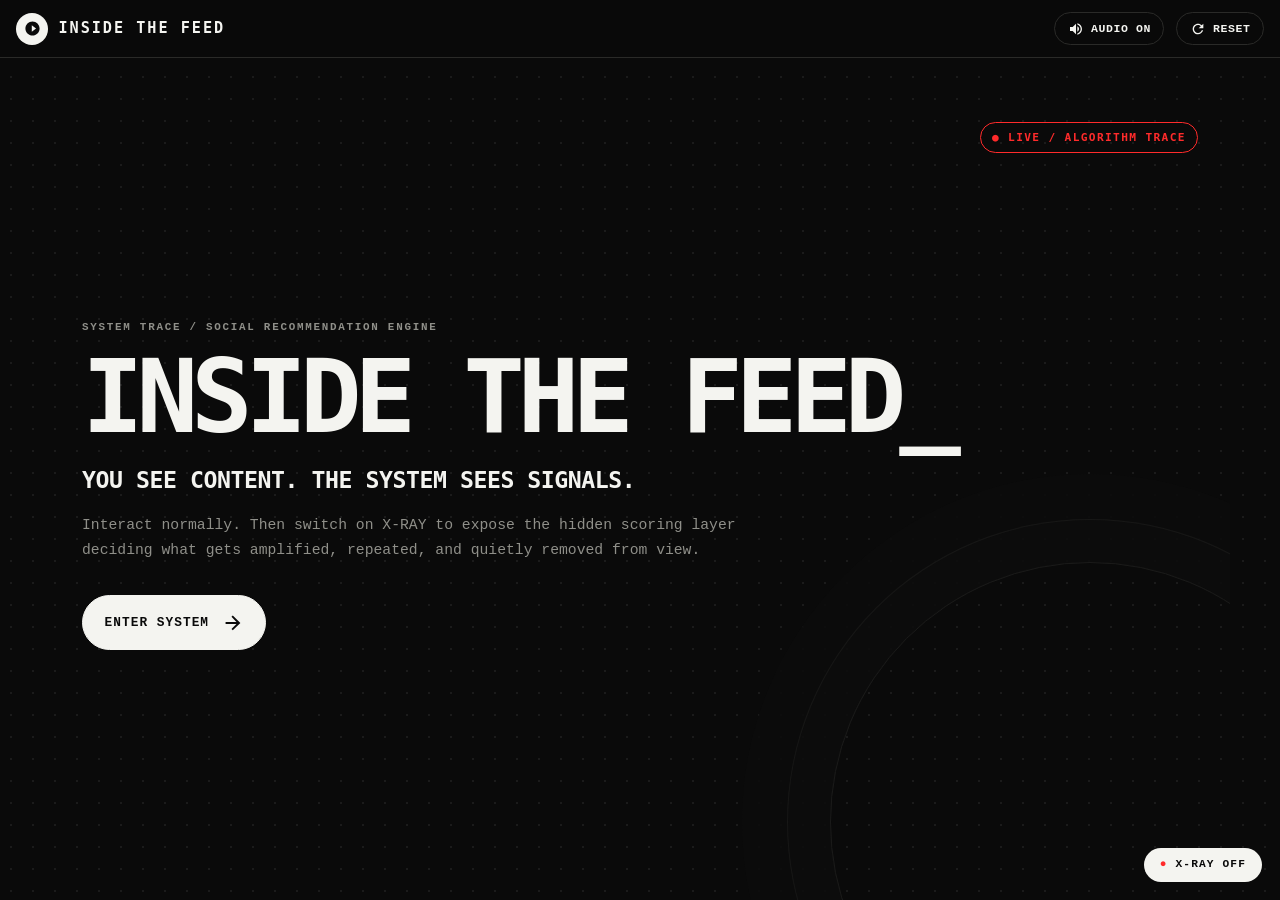
<file: enhanced.html>
<!DOCTYPE html>
<html lang="en">
<head>
  <meta charset="UTF-8">
  <meta name="viewport" content="width=device-width, initial-scale=1.0">
  <title>INSIDE THE FEED | Algorithm Trace</title>
  <meta name="theme-color" content="#0a0a0a">
  <link rel="icon" type="image/svg+xml" href="./favicon.svg">
  <link rel="preload" href="./xray-theme.css?v=6" as="style">
  <style>
    *{box-sizing:border-box}
    html,body{margin:0;width:100%;height:100%;overflow:hidden;background:#0a0a0a;font-family:ui-monospace,SFMono-Regular,Menlo,Monaco,Consolas,"Liberation Mono",monospace}
    .shell{position:relative;width:100%;height:100%;background:#0a0a0a}
    .shell iframe{width:100%;height:100%;border:0;display:block;background:#0a0a0a;opacity:0;transition:opacity .18s ease}
    .shell iframe.theme-ready{opacity:1}
    .boot{position:absolute;inset:0;z-index:10;display:flex;align-items:center;justify-content:center;flex-direction:column;gap:12px;background:#0a0a0a;color:#f4f4f0;transition:opacity .2s ease,visibility .2s ease}
    .boot.hidden{opacity:0;visibility:hidden;pointer-events:none}
    .boot-mark{width:54px;height:54px;border:1px solid #333;border-radius:50%;display:grid;place-items:center;position:relative}
    .boot-mark:before{content:"";width:8px;height:8px;border-radius:50%;background:#ff2b2b;box-shadow:0 0 0 7px rgba(255,43,43,.08)}
    .boot-mark:after{content:"";position:absolute;inset:7px;border:1px dashed #30302e;border-radius:50%;animation:spin 2s linear infinite}
    .boot-title{font-size:12px;font-weight:900;letter-spacing:.16em;text-transform:uppercase}
    .boot-sub{font-size:10px;color:#777;letter-spacing:.12em;text-transform:uppercase}
    @keyframes spin{to{transform:rotate(360deg)}}
  </style>
  <script src="./xray-theme.js?v=6" defer></script>
</head>
<body>
  <div class="shell">
    <div class="boot" id="boot-screen">
      <div class="boot-mark"></div>
      <div class="boot-title">Inside The Feed</div>
      <div class="boot-sub">Tracing recommendation signals</div>
    </div>
    <iframe id="feed-frame" src="./index.html?xray=6" title="Inside The Feed interactive simulation" allow="autoplay"></iframe>
  </div>
</body>
</html>
</file>
<file: xray-theme.css>
/* INSIDE THE FEED — Nothing-inspired dark system UI */
:root{
  --n-bg:#0a0a0a;
  --n-panel:#101010;
  --n-panel-2:#151515;
  --n-ink:#f4f4f0;
  --n-muted:#8f8f89;
  --n-line:#2a2a28;
  --n-soft:#1b1b1a;
  --n-red:#ff2b2b;
  --n-red-soft:rgba(255,43,43,.12);
}

html,body{background:var(--n-bg)!important;color:var(--n-ink)!important}
body{
  background-color:var(--n-bg)!important;
  background-image:
    radial-gradient(circle,rgba(255,255,255,.07) 1px,transparent 1px)!important;
  background-size:22px 22px!important;
}
#bg-canvas{display:none!important}
.grid-overlay{display:none!important}

/* global typography */
body,button,input{font-family:ui-monospace,SFMono-Regular,Menlo,Monaco,Consolas,"Liberation Mono",monospace!important}

/* top bar */
header.app-header{
  background:rgba(10,10,10,.96)!important;
  border-bottom:1px solid var(--n-line)!important;
  backdrop-filter:blur(10px)!important;
  padding:.75rem 1rem!important;
}
.brand-group{gap:.65rem!important}
.brand-icon{
  width:32px!important;height:32px!important;border-radius:50%!important;
  background:var(--n-ink)!important;box-shadow:none!important;
}
.brand-icon svg{fill:var(--n-bg)!important;width:17px!important;height:17px!important}
.brand-title{
  background:none!important;-webkit-text-fill-color:var(--n-ink)!important;color:var(--n-ink)!important;
  font-family:ui-monospace,monospace!important;font-size:.95rem!important;font-weight:800!important;
  letter-spacing:.13em!important;text-transform:uppercase!important;
}
.icon-btn{
  background:transparent!important;color:var(--n-ink)!important;border:1px solid var(--n-line)!important;
  border-radius:999px!important;box-shadow:none!important;padding:.48rem .78rem!important;
  font-size:.72rem!important;text-transform:uppercase!important;letter-spacing:.05em!important;
}
.icon-btn:hover{background:var(--n-ink)!important;color:var(--n-bg)!important;border-color:var(--n-ink)!important}
.stage-badge{
  background:transparent!important;border:1px solid var(--n-line)!important;color:var(--n-muted)!important;
  border-radius:999px!important;box-shadow:none!important;font-size:.68rem!important;
}
.stage-badge .pulse-dot{background:var(--n-red)!important;box-shadow:none!important}
main.app-container{max-width:1480px!important;padding-top:1rem!important}

/* Hero */
.intro-hero{
  max-width:1180px!important;min-height:calc(100vh - 72px)!important;
  text-align:left!important;align-items:flex-start!important;justify-content:center!important;
  padding:4rem 2rem 4.5rem!important;position:relative!important;overflow:hidden!important;
}
.intro-hero::before{
  content:"● LIVE / ALGORITHM TRACE";position:absolute;right:2rem;top:3rem;
  color:var(--n-red);font:700 .7rem/1 ui-monospace,monospace;letter-spacing:.12em;
  padding:.55rem .7rem;border:1px solid var(--n-red);border-radius:999px;background:transparent;
}
.intro-hero::after{
  content:"";position:absolute;right:-120px;bottom:-180px;width:520px;height:520px;border-radius:50%;
  border:1px solid #1d1d1c;box-shadow:0 0 0 42px #0d0d0d,0 0 0 43px #191918,0 0 0 88px #0c0c0c;
  pointer-events:none;opacity:.9;
}
.hero-eyebrow{
  background:transparent!important;border:0!important;color:var(--n-muted)!important;padding:0!important;
  margin-bottom:1rem!important;font-size:.68rem!important;letter-spacing:.16em!important;text-transform:uppercase!important;
}
.hero-title{
  background:none!important;-webkit-text-fill-color:var(--n-ink)!important;color:var(--n-ink)!important;
  text-shadow:none!important;font-family:ui-monospace,monospace!important;text-transform:uppercase!important;
  font-size:clamp(3.6rem,8vw,7rem)!important;line-height:.9!important;letter-spacing:-.07em!important;
  max-width:980px!important;margin:0 0 1.2rem!important;font-weight:900!important;
}
.hero-title::after{content:"_";color:var(--n-red);animation:nCursor .9s steps(1,end) infinite}
@keyframes nCursor{50%{opacity:0}}
.hero-subtitle{
  color:var(--n-ink)!important;font-family:ui-monospace,monospace!important;font-size:clamp(1rem,2vw,1.45rem)!important;
  font-weight:700!important;max-width:780px!important;margin-bottom:1rem!important;letter-spacing:-.02em!important;
}
.hero-tagline{
  color:var(--n-muted)!important;max-width:680px!important;font-size:.92rem!important;line-height:1.7!important;
  margin:0 0 2rem!important;
}
.hero-quote-highlight{display:none!important}
.intro-feature-pills{display:none!important}
.hero-impact-demo{display:none!important}
.btn-glow-primary{
  background:var(--n-ink)!important;color:var(--n-bg)!important;border:1px solid var(--n-ink)!important;
  border-radius:999px!important;box-shadow:none!important;text-transform:uppercase!important;letter-spacing:.08em!important;
  padding:.95rem 1.35rem!important;font-size:.8rem!important;font-weight:900!important;
}
.btn-glow-primary:hover{background:var(--n-red)!important;color:white!important;border-color:var(--n-red)!important;transform:none!important;box-shadow:none!important}

/* Selection */
.selection-container{max-width:1100px!important}
.selection-header h2{color:var(--n-ink)!important;font-family:ui-monospace,monospace!important;text-transform:uppercase!important;letter-spacing:-.04em!important}
.selection-header p{color:var(--n-muted)!important}
.topics-grid{gap:.75rem!important}
.topic-card{
  background:var(--n-panel)!important;border:1px solid var(--n-line)!important;border-radius:0!important;
  box-shadow:none!important;backdrop-filter:none!important;min-height:160px!important;
}
.topic-card:hover{background:var(--n-panel-2)!important;border-color:#555!important;transform:none!important;box-shadow:none!important}
.topic-card.selected{background:var(--n-ink)!important;border-color:var(--n-ink)!important;transform:none!important;box-shadow:none!important}
.topic-card-title{color:var(--n-ink)!important;text-transform:uppercase!important;font-size:1rem!important;letter-spacing:.04em!important}
.topic-card-desc{color:var(--n-muted)!important;font-size:.78rem!important}
.topic-card.selected .topic-card-title,.topic-card.selected .topic-card-desc{color:var(--n-bg)!important}
.topic-icon-wrap{background:var(--n-soft)!important;border-radius:50%!important;color:var(--n-ink)!important}
.topic-card.selected .topic-icon-wrap{background:var(--n-red)!important;color:white!important}
.selection-check{border:1px solid var(--n-muted)!important}
.topic-card.selected .selection-check{background:var(--n-red)!important;border-color:var(--n-red)!important}
.topic-card.selected .selection-check svg{fill:white!important}
.selection-count-indicator{color:var(--n-muted)!important}
.selection-count-indicator span{color:var(--n-ink)!important}

/* Dashboard */
.dashboard-layout{grid-template-columns:300px minmax(500px,1fr) 300px!important;gap:.75rem!important}
.glass-panel{
  background:var(--n-panel)!important;color:var(--n-ink)!important;border:1px solid var(--n-line)!important;
  border-radius:0!important;box-shadow:none!important;backdrop-filter:none!important;
}
.panel-header{border-bottom:1px solid var(--n-line)!important;padding-bottom:.7rem!important}
.panel-title{color:var(--n-ink)!important;font-size:.75rem!important;letter-spacing:.12em!important}
.panel-title-group svg{fill:var(--n-muted)!important}
.algo-tabs-nav{background:var(--n-bg)!important;border:1px solid var(--n-line)!important;border-radius:0!important}
.algo-tab-btn{color:var(--n-muted)!important;border-radius:0!important;font-size:.66rem!important}
.algo-tab-btn.active{background:var(--n-ink)!important;color:var(--n-bg)!important;box-shadow:none!important}
.algo-viz-box{background:#050505!important;border:1px solid var(--n-line)!important;border-radius:0!important}
.canvas-hint-bar,.narrative-text,.narrative-label,.topic-weight-pct{color:var(--n-muted)!important}
.narrative-stream-box{background:#0c0c0c!important;border:1px solid var(--n-line)!important;border-left:3px solid var(--n-red)!important;border-radius:0!important}
.topic-weight-row{border-radius:0!important;border-bottom:1px solid #20201f!important}
.topic-weight-label{color:var(--n-ink)!important}
.weight-progress-track{background:#242422!important;border-radius:999px!important;height:4px!important}
.weight-progress-fill{border-radius:999px!important;box-shadow:none!important}
.feed-status-bar{background:var(--n-panel)!important;border:1px solid var(--n-line)!important;border-radius:0!important;color:var(--n-ink)!important}
.interaction-count-badge{background:transparent!important;border:1px solid var(--n-line)!important;color:var(--n-muted)!important;border-radius:999px!important}
.post-card{
  background:#0f0f0f!important;color:var(--n-ink)!important;border:1px solid #30302e!important;border-radius:0!important;
  box-shadow:none!important;overflow:visible!important;
}
.post-card::before{height:2px!important;background:var(--n-red)!important;box-shadow:none!important}
.author-display-name,.post-text-content{color:var(--n-ink)!important}.author-handle{color:var(--n-muted)!important}
.author-avatar{background:var(--n-ink)!important;color:var(--n-bg)!important;border:0!important;border-radius:50%!important}
.post-topic-tag{background:transparent!important;color:var(--n-muted)!important;border:1px solid var(--n-line)!important;border-radius:999px!important}
.post-visual-box{background:#050505!important;border:1px solid var(--n-line)!important;border-radius:0!important}
.post-action-row{border-top:1px solid var(--n-line)!important}
.feed-btn{background:transparent!important;color:var(--n-ink)!important;border:1px solid var(--n-line)!important;border-radius:999px!important;font-size:.72rem!important}
.feed-btn:hover{transform:none!important;box-shadow:none!important;background:var(--n-ink)!important;color:var(--n-bg)!important;border-color:var(--n-ink)!important}
.metric-card{background:transparent!important;border:0!important;border-bottom:1px solid var(--n-line)!important;border-radius:0!important}
.metric-name{color:var(--n-muted)!important;font-size:.68rem!important}.metric-val{color:var(--n-ink)!important}
.meter-bar-track,.diversity-spectrum{background:#242422!important;border-radius:999px!important}.meter-bar-fill{border-radius:999px!important;box-shadow:none!important}
.reveal-trigger-btn{background:var(--n-ink)!important;color:var(--n-bg)!important;border:0!important;border-radius:999px!important;box-shadow:none!important;text-transform:uppercase!important;letter-spacing:.05em!important}
.reveal-trigger-btn:hover{background:var(--n-red)!important;color:white!important;transform:none!important;box-shadow:none!important}
.risk-hero{background:#111!important;border:1px solid var(--n-line)!important;border-radius:0!important;box-shadow:none!important;color:var(--n-ink)!important}
.risk-hero::after{display:none!important}.risk-kicker,.risk-caption{color:var(--n-muted)!important}.risk-score,.risk-word{color:var(--n-red)!important}

/* X-RAY mode */
.xray-toggle{
  position:fixed;z-index:1200;right:18px;bottom:18px;background:var(--n-ink);color:var(--n-bg);
  border:0;border-radius:999px;padding:.72rem 1rem;font:900 .7rem/1 ui-monospace,monospace;letter-spacing:.1em;cursor:pointer;
  box-shadow:none;
}
.xray-toggle::before{content:"● ";color:var(--n-red)}
.xray-toggle.active{background:var(--n-red);color:white}
.xray-toggle.active::before{color:white}
.xray-overlay{
  display:none;position:absolute;inset:58px 16px auto 16px;z-index:30;background:rgba(4,4,4,.97);color:var(--n-ink);
  border:1px solid var(--n-red);padding:1rem;font-family:ui-monospace,monospace;box-shadow:none;
}
html.xray-on .xray-overlay{display:block}
.xray-overlay h4{margin:0 0 .75rem;font-size:.72rem;color:var(--n-red);letter-spacing:.12em;text-transform:uppercase}
.xray-reason{display:grid;grid-template-columns:1fr auto;gap:.35rem .8rem;font-size:.7rem;padding:.4rem 0;border-bottom:1px dotted #333}
.xray-reason span{color:var(--n-muted)}.xray-reason strong{color:var(--n-ink)}
.xray-suppressed{margin-top:.7rem;font-size:.68rem;color:#777}
html.xray-on .post-card{outline:1px solid var(--n-red)!important;outline-offset:5px}
.xray-label{position:absolute;left:0;top:-25px;background:transparent;color:var(--n-red);padding:0;font:800 .62rem/1 ui-monospace,monospace;letter-spacing:.12em}

/* Learning stages remain subtle */
html[data-xray-stage="learning"] body{background-color:#0d0d0d!important}
.xray-stage-learning .post-card{border-color:#4a2b2b!important}
html[data-xray-stage="echo"] body{background:#050505!important}
.xray-stage-echo .post-card{border-color:var(--n-red)!important}
.xray-stage-echo .risk-hero{border-color:var(--n-red)!important;background:var(--n-red-soft)!important}

/* Reveal */
.reveal-container{background:var(--n-panel)!important;color:var(--n-ink)!important;border:1px solid var(--n-line)!important;border-radius:0!important;box-shadow:none!important}
.reveal-container::before{display:none!important}
.reveal-header h2{background:none!important;-webkit-text-fill-color:var(--n-ink)!important;color:var(--n-ink)!important;font-family:ui-monospace,monospace!important;text-transform:uppercase!important;letter-spacing:-.05em!important}
.reveal-header p,.focal-quote-sub,.explainer-callout{color:var(--n-muted)!important}
.focal-quote-box{background:#0b0b0b!important;border:1px solid var(--n-line)!important;border-radius:0!important}
.focal-quote-text{color:var(--n-ink)!important;font-family:ui-monospace,monospace!important}
.comparison-card,.insight-box{background:#0d0d0d!important;border:1px solid var(--n-line)!important;border-radius:0!important;color:var(--n-ink)!important}
.comp-title,.comp-bar-label-row,.insight-val{color:var(--n-ink)!important}
.btn-break-bubble{background:var(--n-ink)!important;color:var(--n-bg)!important;border:0!important;border-radius:999px!important;box-shadow:none!important}
.btn-outline{color:var(--n-ink)!important;border:1px solid var(--n-line)!important;border-radius:999px!important}

@media(max-width:1240px){
  .dashboard-layout{grid-template-columns:1fr 1fr!important}.panel-feed-col{grid-column:1/-1;order:-1}.xray-toggle{right:10px;bottom:10px}
}
@media(max-width:768px){
  .intro-hero{padding:3rem 1rem!important}.intro-hero::before{position:static;margin-bottom:1.25rem}.intro-hero::after{display:none}
  .hero-title{font-size:clamp(3rem,17vw,5rem)!important}.dashboard-layout{grid-template-columns:1fr!important}.xray-overlay{inset:50px 8px auto 8px}
}
</file>
